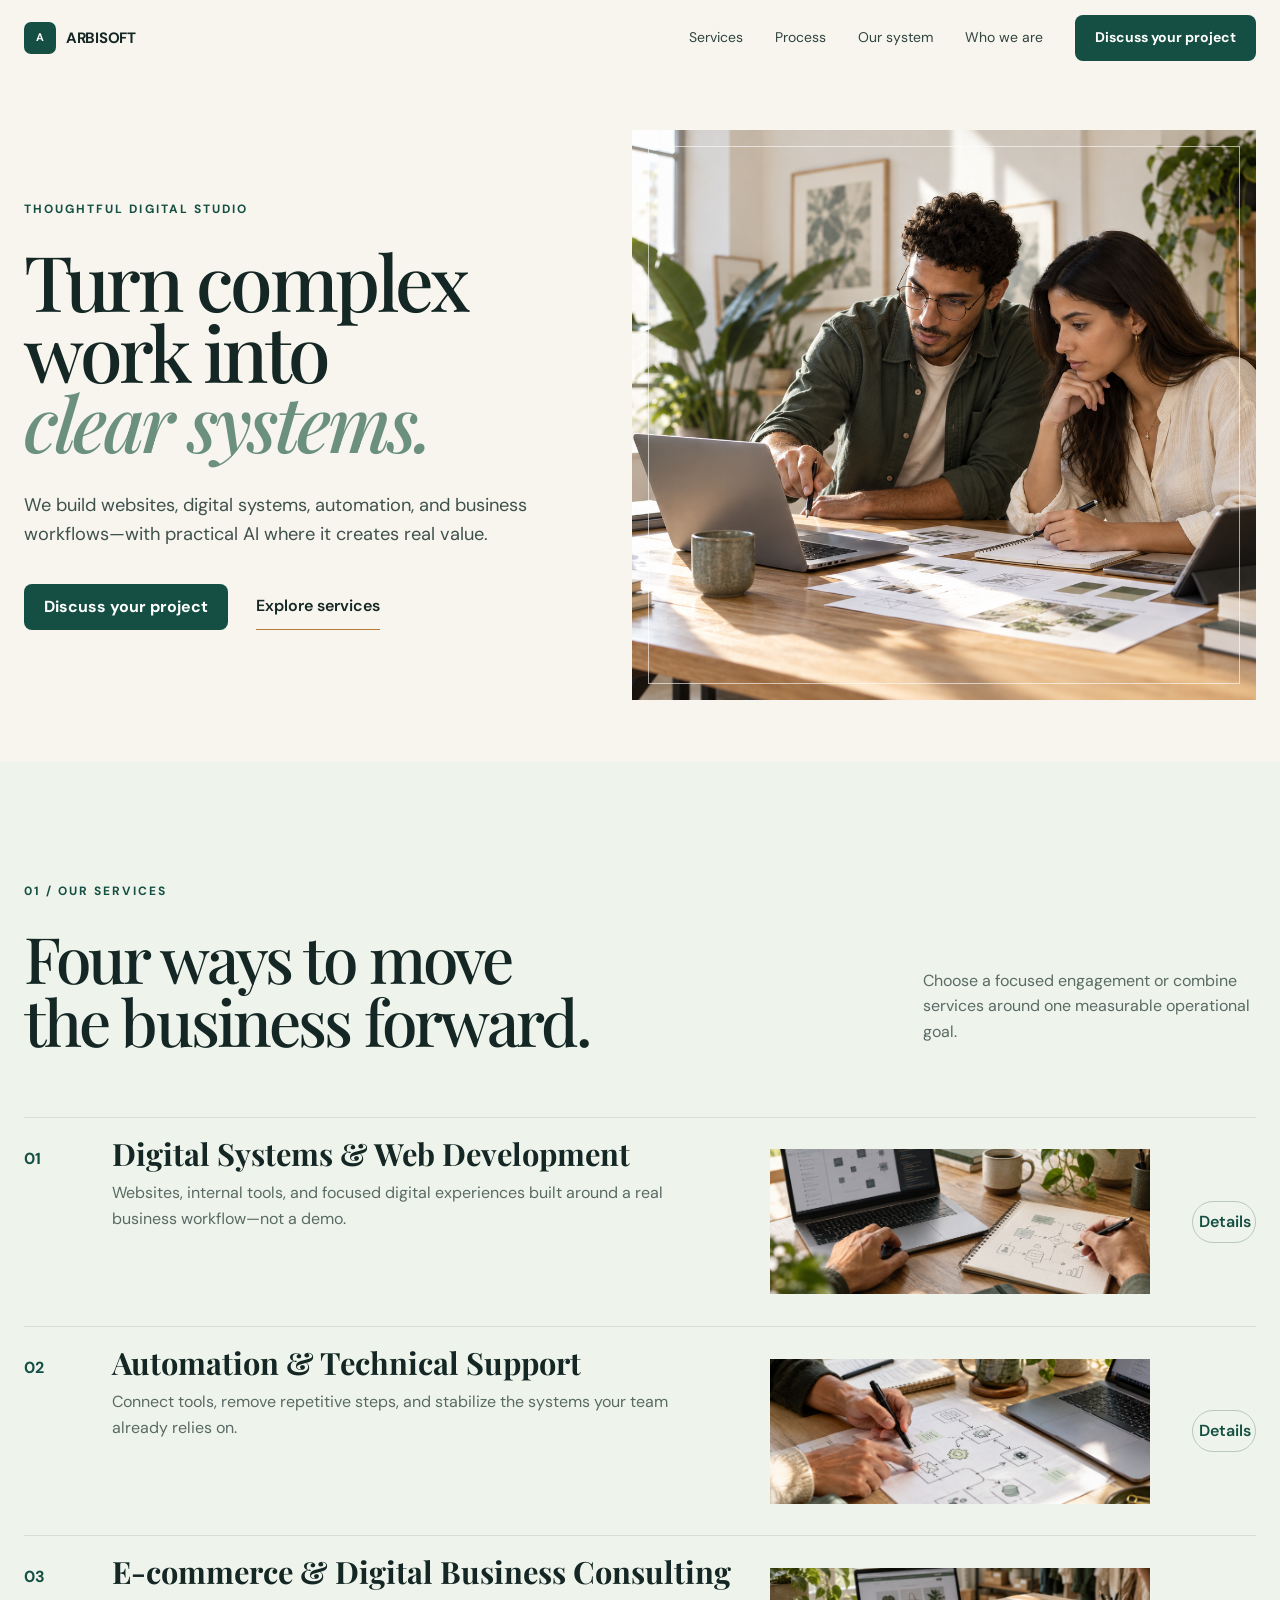
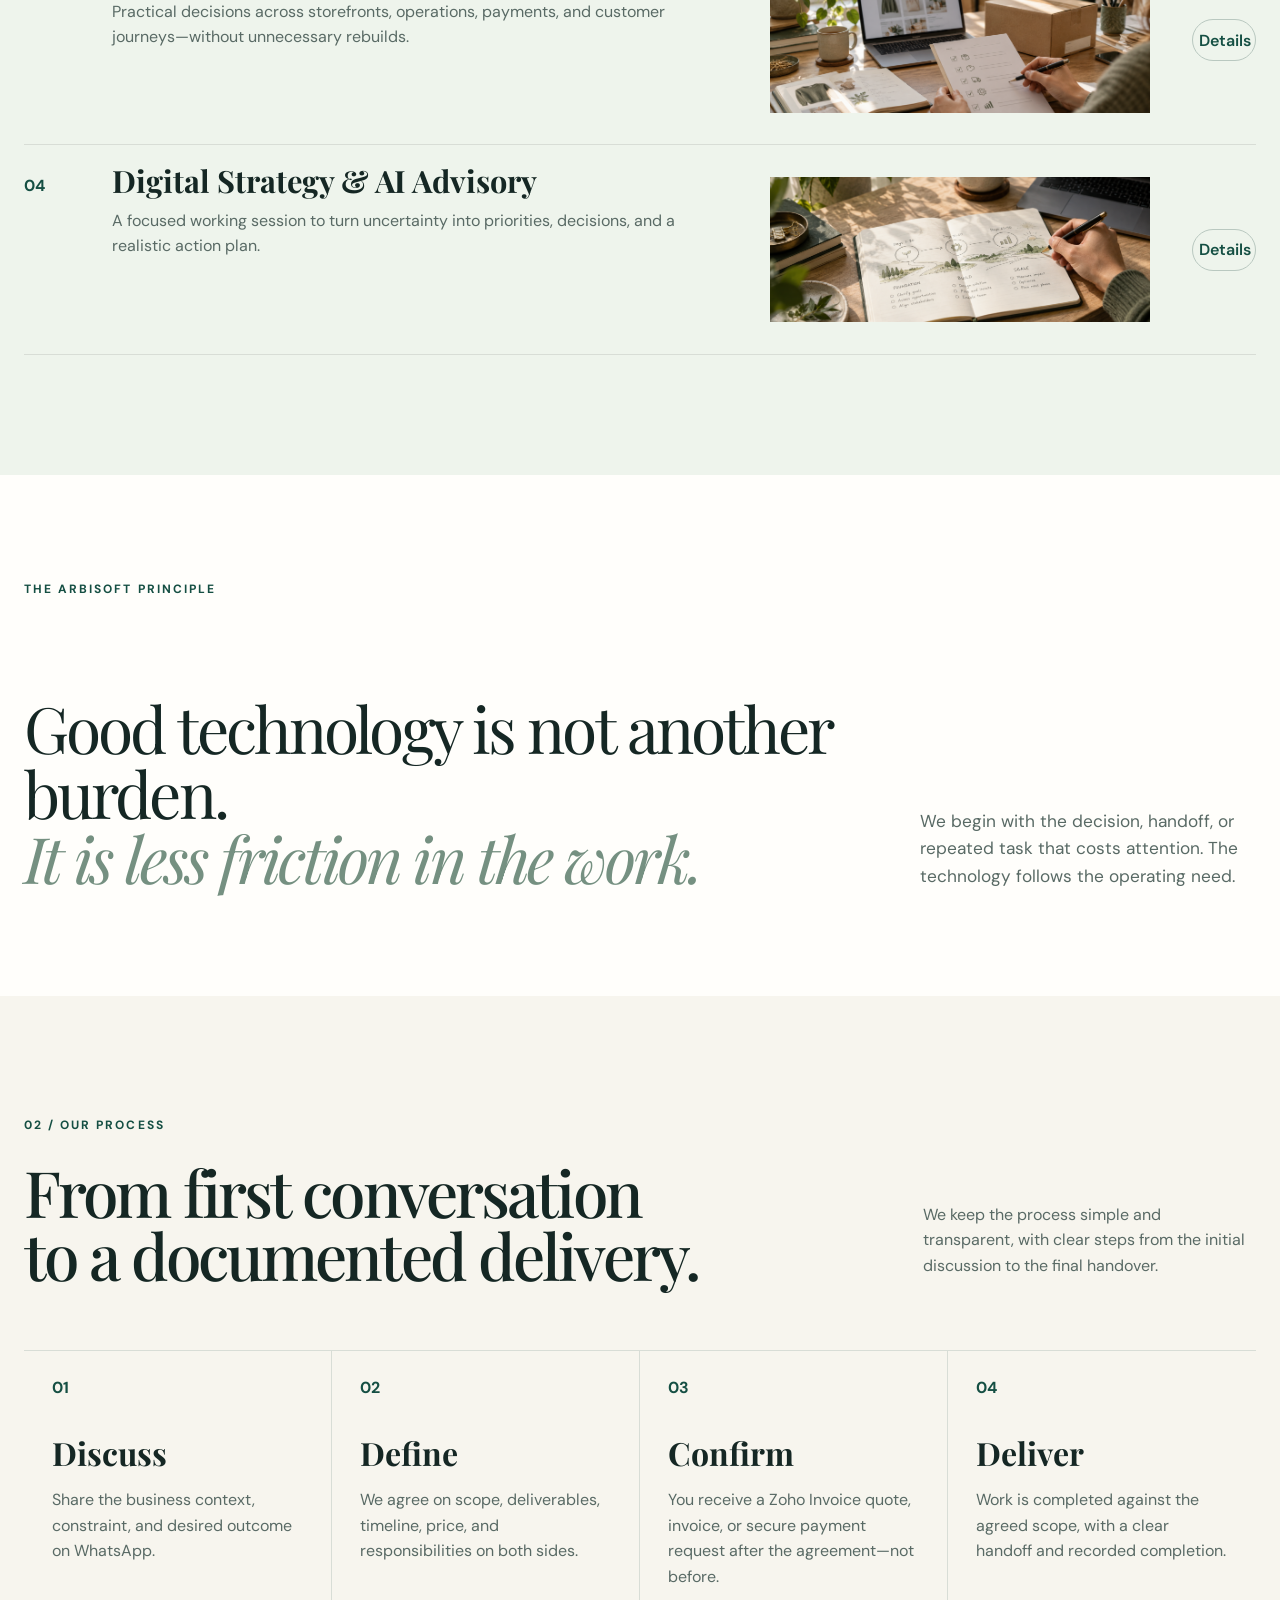
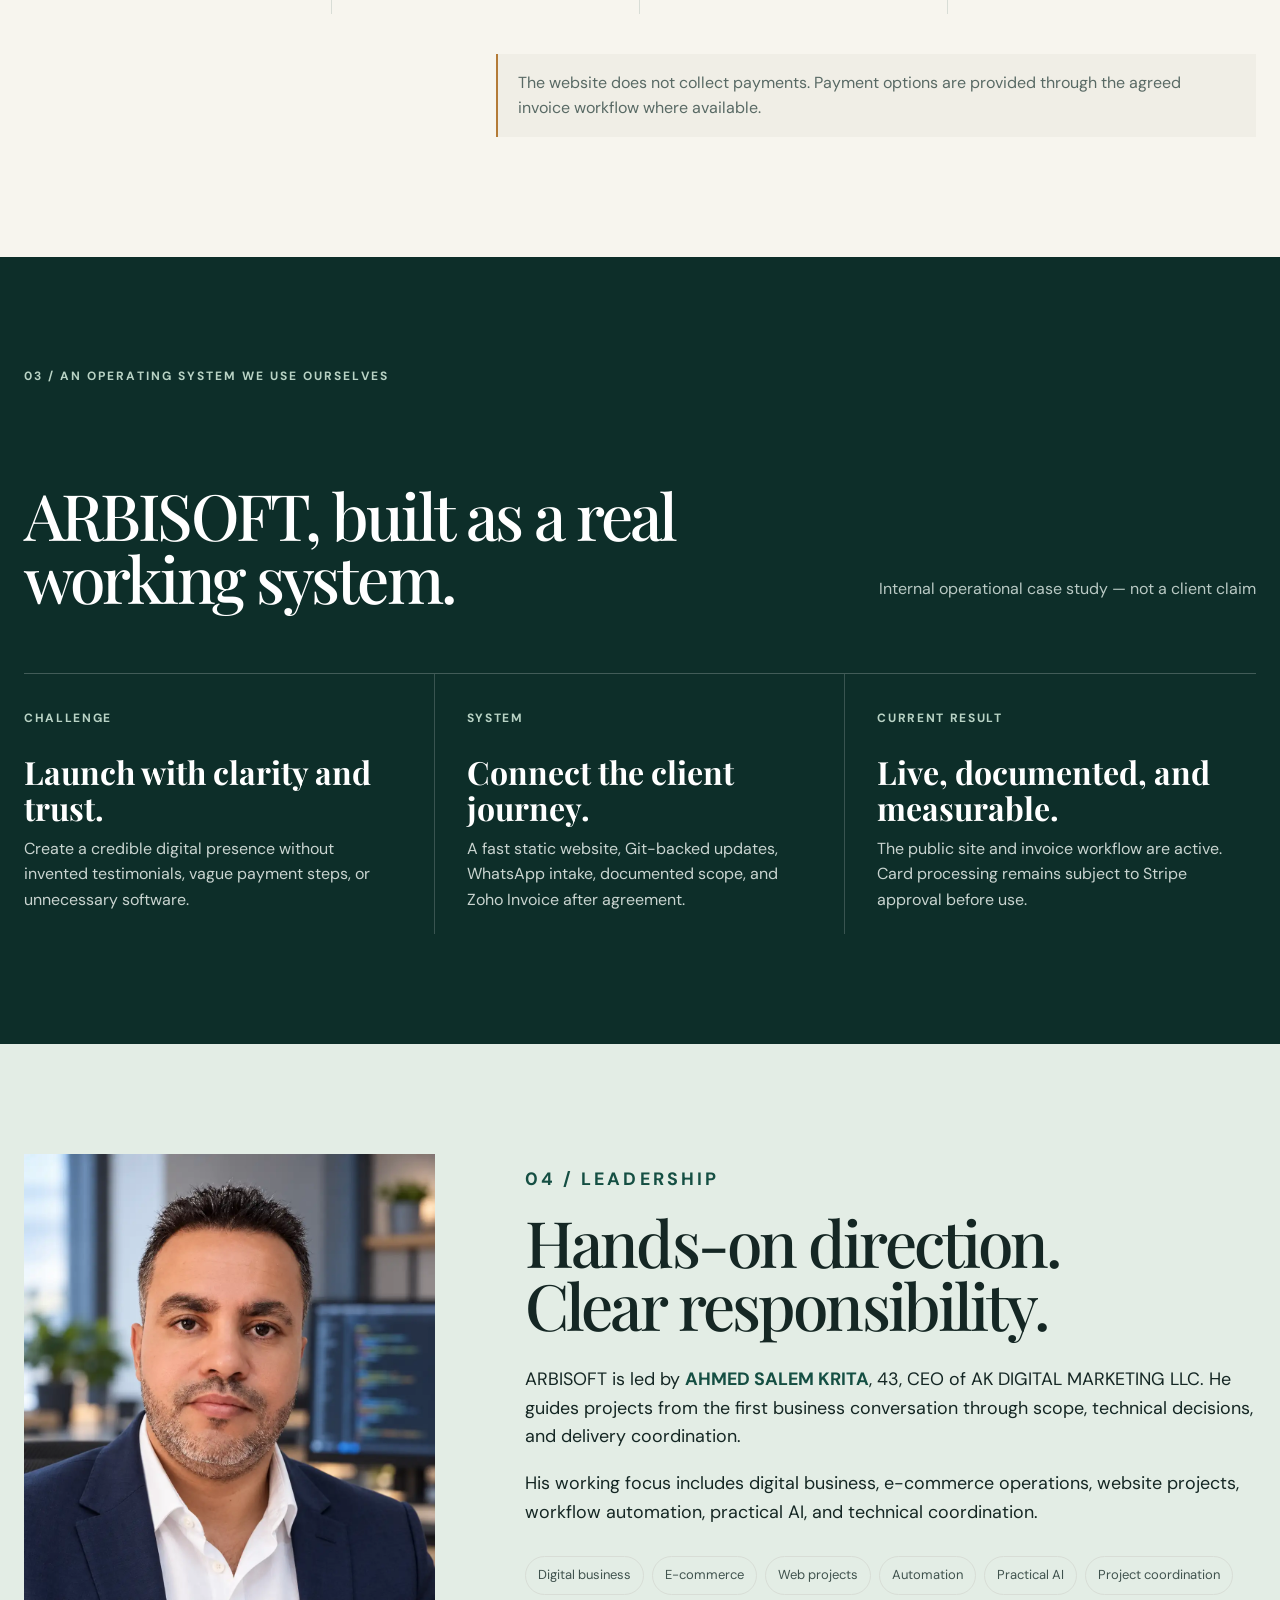
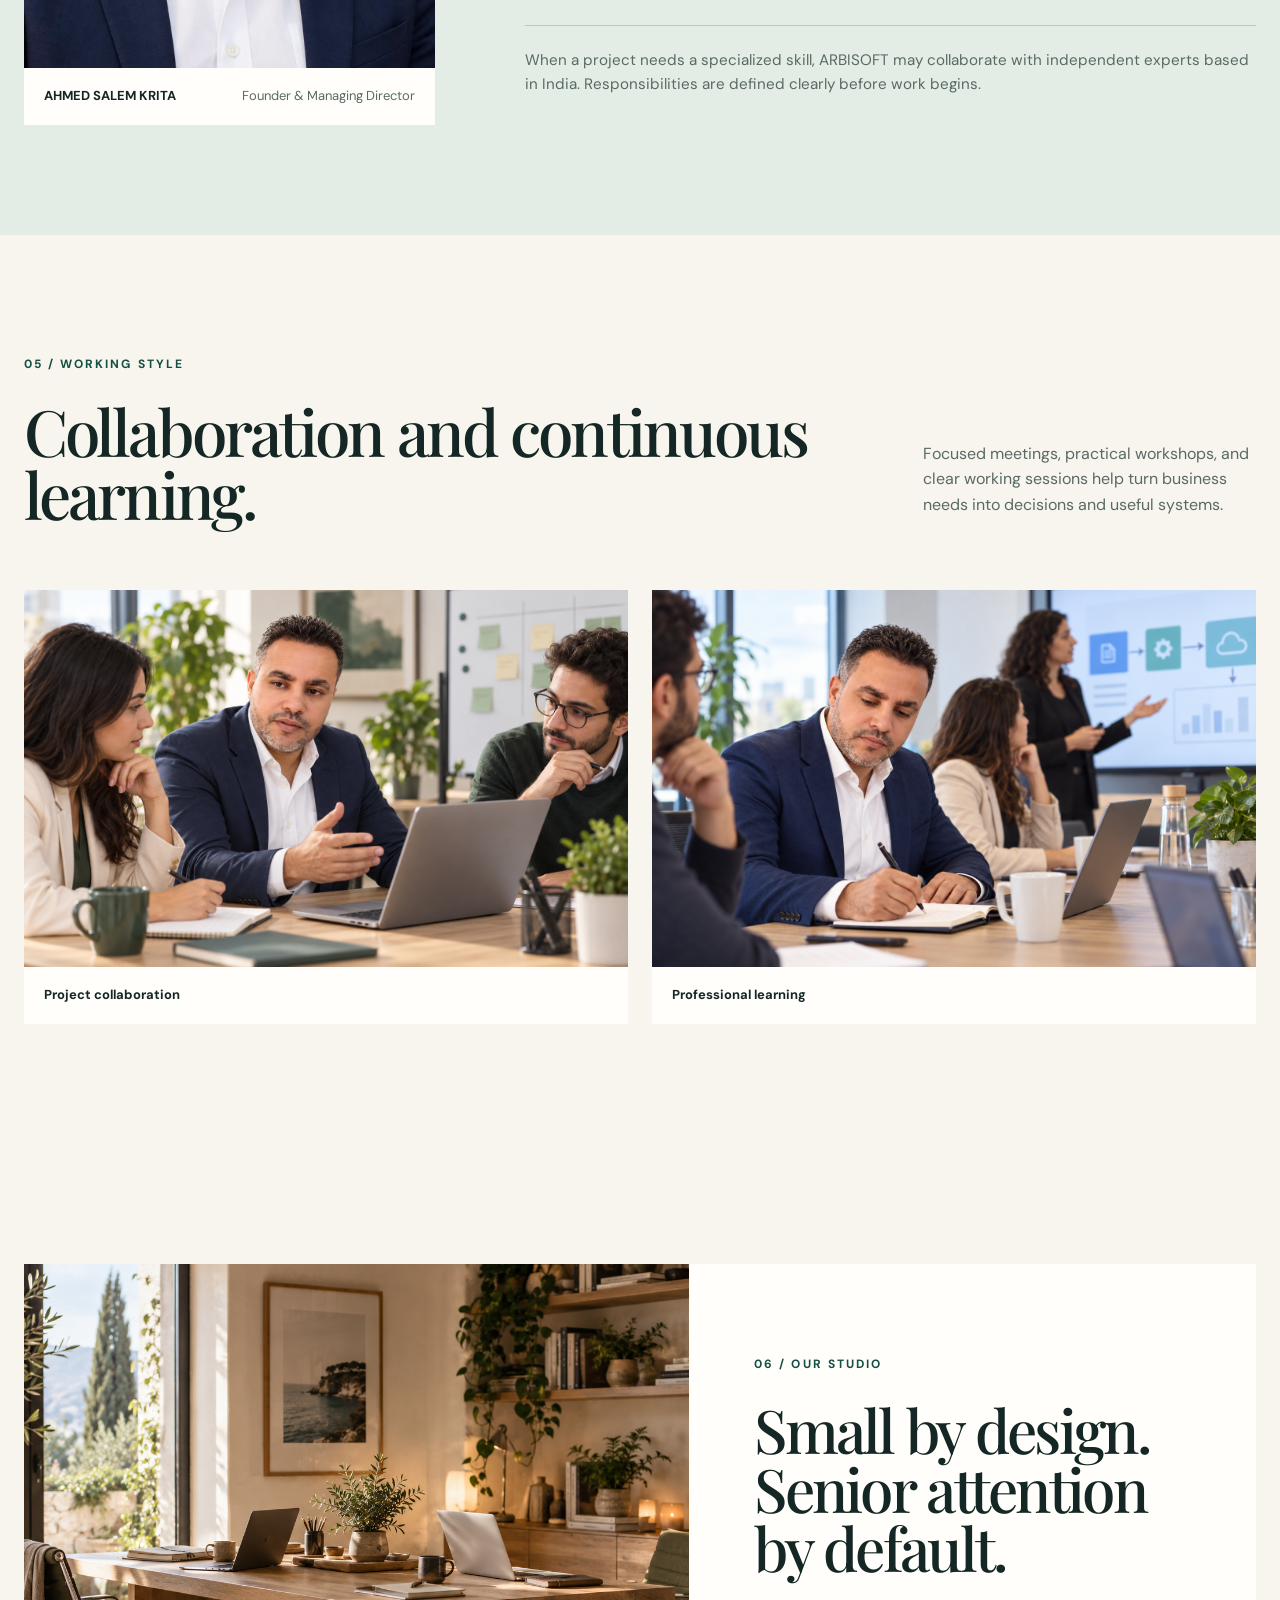
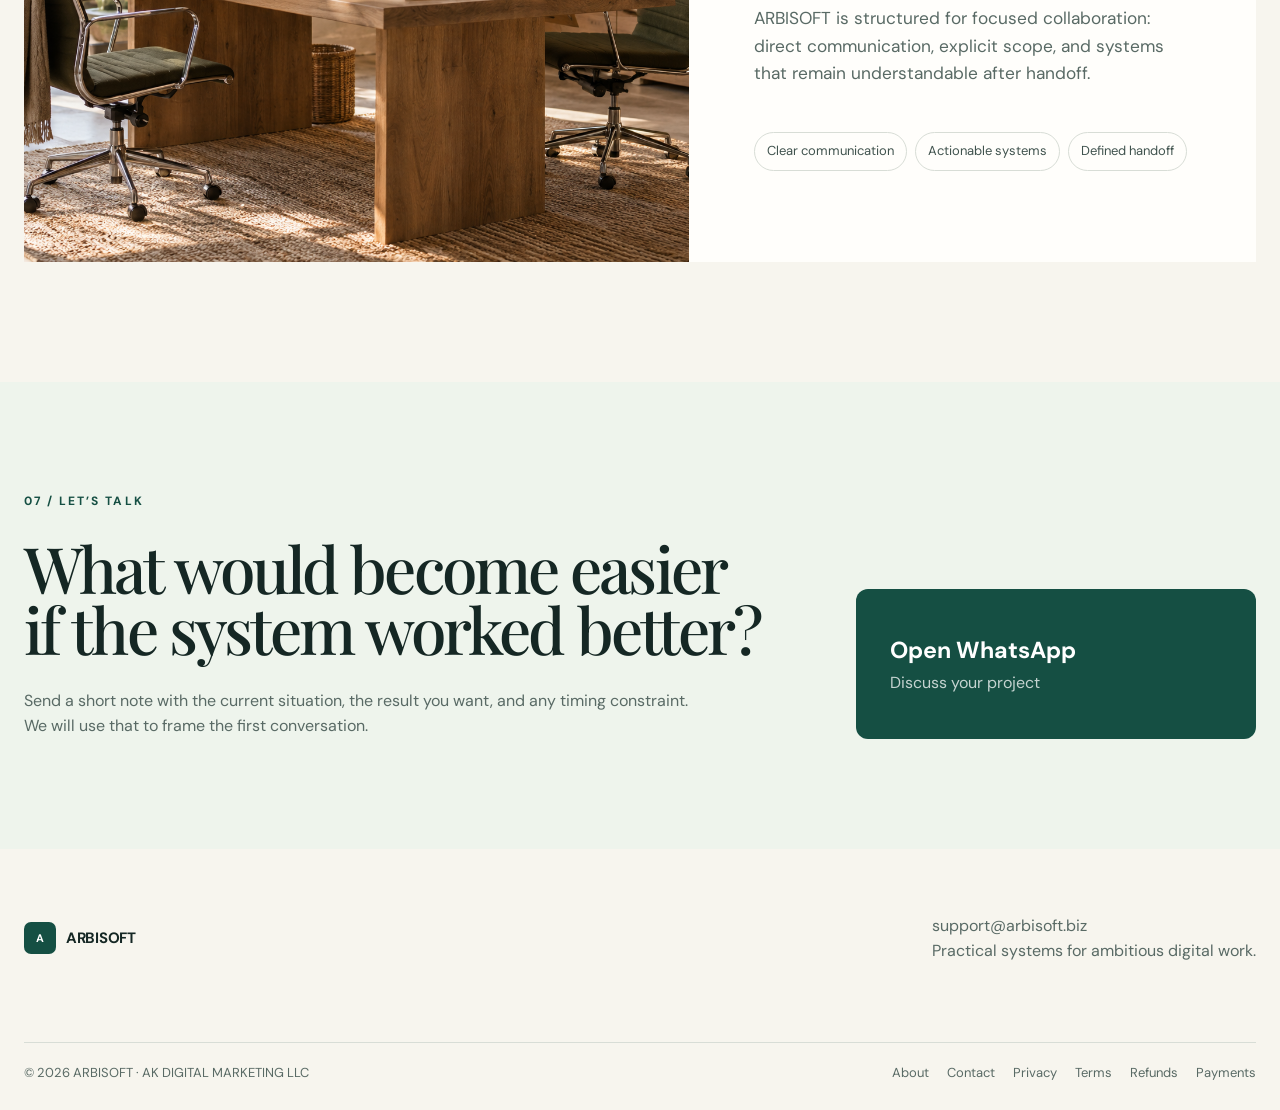
<file: index.html>
<!doctype html>
<html lang="en">
<head>
  <meta charset="utf-8">
  <meta name="viewport" content="width=device-width,initial-scale=1">
  <meta name="theme-color" content="#f7f5ee">
  <meta name="description" content="ARBISOFT builds clear digital systems, automation, websites, e-commerce operations, and practical AI solutions for growing businesses.">
  <link rel="canonical" href="https://arbisoft.biz/">
  <meta property="og:type" content="website">
  <meta property="og:site_name" content="ARBISOFT">
  <meta property="og:title" content="ARBISOFT — Digital Systems & Business Solutions">
  <meta property="og:description" content="Clear digital systems, automation, websites, e-commerce operations, and practical AI solutions.">
  <meta property="og:url" content="https://arbisoft.biz/">
  <meta property="og:image" content="https://arbisoft.biz/assets/arbisoft-invoice-logo.png">
  <meta name="twitter:card" content="summary_large_image">
  <title>ARBISOFT — Digital Systems & Business Solutions</title>
  <link rel="preconnect" href="https://fonts.googleapis.com">
  <link rel="preconnect" href="https://fonts.gstatic.com" crossorigin>
  <link href="https://fonts.googleapis.com/css2?family=DM+Sans:wght@400;500;600;700&family=Playfair+Display:ital,wght@0,500;1,500&display=swap" rel="stylesheet">
  <link rel="icon" type="image/svg+xml" href="data:image/svg+xml,%3Csvg xmlns='http://www.w3.org/2000/svg' viewBox='0 0 64 64'%3E%3Crect width='64' height='64' rx='14' fill='%23154f43'/%3E%3Ctext x='32' y='41' text-anchor='middle' font-family='Arial' font-size='28' font-weight='700' fill='%23fff'%3EA%3C/text%3E%3C/svg%3E">
  <link rel="stylesheet" href="styles.css">
  <link rel="stylesheet" href="overrides.css">
  <script src="script.js" defer></script>
  <script type="application/ld+json">
  {
    "@context": "https://schema.org",
    "@type": "ProfessionalService",
    "name": "ARBISOFT",
    "legalName": "AK DIGITAL MARKETING LLC",
    "url": "https://arbisoft.biz/",
    "logo": "https://arbisoft.biz/assets/arbisoft-invoice-logo.png",
    "email": "support@arbisoft.biz",
    "description": "Digital systems, automation, websites, e-commerce operations, technical support, and practical AI solutions.",
    "areaServed": "Worldwide",
    "contactPoint": {
      "@type": "ContactPoint",
      "contactType": "sales and support",
      "email": "support@arbisoft.biz",
      "availableLanguage": ["English", "Arabic"]
    }
  }
  </script>
</head>
<body>
  <a class="skip" href="#main">Skip to content</a>
  <header class="site-header" data-header>
    <a class="brand" href="#top" aria-label="ARBISOFT home"><span class="brand-mark">A</span><span>ARBISOFT</span></a>
    <button class="menu-button" type="button" aria-expanded="false" aria-controls="site-nav">Menu</button>
    <nav id="site-nav" class="site-nav" aria-label="Primary navigation">
      <a href="#services">Services</a><a href="#process">Process</a><a href="#work">Our system</a><a href="#team">Who we are</a>
      <a class="nav-cta" data-whatsapp href="https://wa.me/212661487396?text=Hello%20ARBISOFT%2C%20I%27d%20like%20to%20discuss%20a%20project." target="_blank" rel="noopener">Discuss your project</a>
    </nav>
  </header>

  <main id="main">
    <section class="hero" id="top">
      <div class="hero-copy reveal">
        <p class="kicker">Thoughtful digital studio</p>
        <h1>Turn complex<br>work into<br><em>clear systems.</em></h1>
        <p class="hero-lede">We build websites, digital systems, automation, and business workflows—with practical AI where it creates real value.</p>
        <div class="hero-actions"><a class="button button-primary" data-whatsapp href="https://wa.me/212661487396?text=Hello%20ARBISOFT%2C%20I%27d%20like%20to%20discuss%20a%20project." target="_blank" rel="noopener">Discuss your project</a><a class="text-link" href="#services">Explore services</a></div>
      </div>
      <figure class="hero-visual reveal"><img src="assets/collaboration-work-session.png" alt="Two digital specialists actively planning a project together in a bright studio" fetchpriority="high"></figure>
    </section>

    <section class="section services" id="services">
      <div class="section-intro reveal"><div><p class="kicker">01 / Our services</p><h2>Four ways to move<br>the business forward.</h2></div><p>Choose a focused engagement or combine services around one measurable operational goal.</p></div>
      <div class="service-list">
        <article class="service reveal"><span class="service-num">01</span><div class="service-copy"><h3>Digital Systems &amp; Web Development</h3><p>Websites, internal tools, and focused digital experiences built around a real business workflow—not a demo.</p><ul><li>Website and system discovery</li><li>Prototype to production plan</li><li>AI-enabled features where useful</li></ul></div><img src="assets/service-ai-development.png" alt="A digital system workflow being planned beside a laptop" loading="lazy" decoding="async"><button class="service-toggle" aria-expanded="false" aria-label="Show details for Digital Systems and Web Development"><span>Details</span></button></article>
        <article class="service reveal"><span class="service-num">02</span><div class="service-copy"><h3>Automation &amp; Technical Support</h3><p>Connect tools, remove repetitive steps, and stabilize the systems your team already relies on.</p><ul><li>Process automation</li><li>Tool integration</li><li>Technical troubleshooting</li></ul></div><img src="assets/service-automation.png" alt="A hands-on automation workflow planning session" loading="lazy" decoding="async"><button class="service-toggle" aria-expanded="false" aria-label="Show details for Automation and Technical Support"><span>Details</span></button></article>
        <article class="service reveal"><span class="service-num">03</span><div class="service-copy"><h3>E-commerce &amp; Digital Business Consulting</h3><p>Practical decisions across storefronts, operations, payments, and customer journeys—without unnecessary rebuilds.</p><ul><li>Commerce systems review</li><li>Operational improvement</li><li>Platform and workflow guidance</li></ul></div><img src="assets/service-ecommerce.png" alt="An e-commerce operations review in progress" loading="lazy" decoding="async"><button class="service-toggle" aria-expanded="false" aria-label="Show details for E-commerce consulting"><span>Details</span></button></article>
        <article class="service reveal"><span class="service-num">04</span><div class="service-copy"><h3>Digital Strategy &amp; AI Advisory</h3><p>A focused working session to turn uncertainty into priorities, decisions, and a realistic action plan.</p><ul><li>Opportunity mapping</li><li>Technical decision support</li><li>90-day action plan</li></ul></div><img src="assets/service-strategy.png" alt="A clear 90-day digital strategy roadmap being developed" loading="lazy" decoding="async"><button class="service-toggle" aria-expanded="false" aria-label="Show details for Digital Strategy and AI Advisory"><span>Details</span></button></article>
      </div>
    </section>

    <section class="principle"><div class="principle-inner reveal"><p class="kicker">The ARBISOFT principle</p><blockquote>Good technology is not another burden.<br><em>It is less friction in the work.</em></blockquote><p>We begin with the decision, handoff, or repeated task that costs attention. The technology follows the operating need.</p></div></section>

    <section class="section process" id="process">
      <div class="section-intro reveal"><div><p class="kicker">02 / Our process</p><h2>From first conversation<br>to a documented delivery.</h2></div><p>We keep the process simple and transparent, with clear steps from the initial discussion to the final handover.</p></div>
      <ol class="process-list"><li class="reveal"><span>01</span><h3>Discuss</h3><p>Share the business context, constraint, and desired outcome on WhatsApp.</p></li><li class="reveal"><span>02</span><h3>Define</h3><p>We agree on scope, deliverables, timeline, price, and responsibilities on both sides.</p></li><li class="reveal"><span>03</span><h3>Confirm</h3><p>You receive a Zoho Invoice quote, invoice, or secure payment request after the agreement—not before.</p></li><li class="reveal"><span>04</span><h3>Deliver</h3><p>Work is completed against the agreed scope, with a clear handoff and recorded completion.</p></li></ol>
      <p class="payment-note reveal">The website does not collect payments. Payment options are provided through the agreed invoice workflow where available.</p>
    </section>

    <section class="case-study" id="work">
      <div class="case-study-inner reveal">
        <div class="case-study-heading"><p class="kicker">03 / An operating system we use ourselves</p><h2>ARBISOFT, built as a real working system.</h2><p class="case-study-label">Internal operational case study — not a client claim</p></div>
        <div class="case-study-grid">
          <article><span>Challenge</span><h3>Launch with clarity and trust.</h3><p>Create a credible digital presence without invented testimonials, vague payment steps, or unnecessary software.</p></article>
          <article><span>System</span><h3>Connect the client journey.</h3><p>A fast static website, Git-backed updates, WhatsApp intake, documented scope, and Zoho Invoice after agreement.</p></article>
          <article><span>Current result</span><h3>Live, documented, and measurable.</h3><p>The public site and invoice workflow are active. Card processing remains subject to Stripe approval before use.</p></article>
        </div>
      </div>
    </section>

    <section class="team" id="team"><div class="director-profile reveal"><figure class="director-portrait"><img src="assets/ahmed-salem-krita-director.webp" alt="Ahmed Salem Krita, founder and managing director of ARBISOFT" loading="lazy" decoding="async"><figcaption><strong>AHMED SALEM KRITA</strong><span>Founder &amp; Managing Director</span></figcaption></figure><div class="team-copy"><p class="kicker">04 / Leadership</p><h2>Hands-on direction.<br>Clear responsibility.</h2><p>ARBISOFT is led by <strong>AHMED SALEM KRITA</strong>, 43, CEO of AK DIGITAL MARKETING LLC. He guides projects from the first business conversation through scope, technical decisions, and delivery coordination.</p><p>His working focus includes digital business, e-commerce operations, website projects, workflow automation, practical AI, and technical coordination.</p><div class="values director-skills"><span>Digital business</span><span>E-commerce</span><span>Web projects</span><span>Automation</span><span>Practical AI</span><span>Project coordination</span></div><p class="team-note">When a project needs a specialized skill, ARBISOFT may collaborate with independent experts based in India. Responsibilities are defined clearly before work begins.</p></div></div></section>

    <section class="activity section" aria-labelledby="working-style-title"><div class="section-intro"><div><p class="kicker">05 / Working style</p><h2 id="working-style-title">Collaboration and continuous learning.</h2></div><p>Focused meetings, practical workshops, and clear working sessions help turn business needs into decisions and useful systems.</p></div><div class="activity-grid"><figure class="reveal"><img src="assets/director-project-meeting.png" alt="Ahmed in a visual representation of a focused digital project meeting" loading="lazy" decoding="async"><figcaption><strong>Project collaboration</strong></figcaption></figure><figure class="reveal"><img src="assets/director-workshop.png" alt="Ahmed in a visual representation of a professional digital workshop" loading="lazy" decoding="async"><figcaption><strong>Professional learning</strong></figcaption></figure></div></section>

    <section class="studio" id="studio"><figure class="studio-visual reveal"><img src="assets/studio-workspace.png" alt="A bright, small two-person digital studio workspace" loading="lazy" decoding="async"></figure><div class="studio-copy reveal"><p class="kicker">06 / Our studio</p><h2>Small by design.<br>Senior attention by default.</h2><p>ARBISOFT is structured for focused collaboration: direct communication, explicit scope, and systems that remain understandable after handoff.</p><div class="values"><span>Clear communication</span><span>Actionable systems</span><span>Defined handoff</span></div></div></section>

    <section class="contact" id="contact"><div class="contact-copy reveal"><p class="kicker">07 / Let’s talk</p><h2>What would become easier if the system worked better?</h2><p>Send a short note with the current situation, the result you want, and any timing constraint. We will use that to frame the first conversation.</p></div><a class="contact-action reveal" data-whatsapp href="https://wa.me/212661487396?text=Hello%20ARBISOFT.%20Current%20situation%3A%20%0ADesired%20outcome%3A%20%0ATiming%3A%20" target="_blank" rel="noopener"><strong>Open WhatsApp</strong><span>Discuss your project</span></a></section>
  </main>

  <footer><div class="footer-top"><a class="brand" href="#top"><span class="brand-mark">A</span><span>ARBISOFT</span></a><p><a href="mailto:support@arbisoft.biz">support@arbisoft.biz</a><br>Practical systems for ambitious digital work.</p></div><div class="footer-bottom"><span>© <span data-year></span> ARBISOFT · AK DIGITAL MARKETING LLC</span><nav class="footer-links" aria-label="Business information"><a href="about.html">About</a><a href="contact.html">Contact</a><a href="privacy.html">Privacy</a><a href="terms.html">Terms</a><a href="refund-policy.html">Refunds</a><a href="payment-policy.html">Payments</a></nav></div></footer>
</body>
</html>
</file>
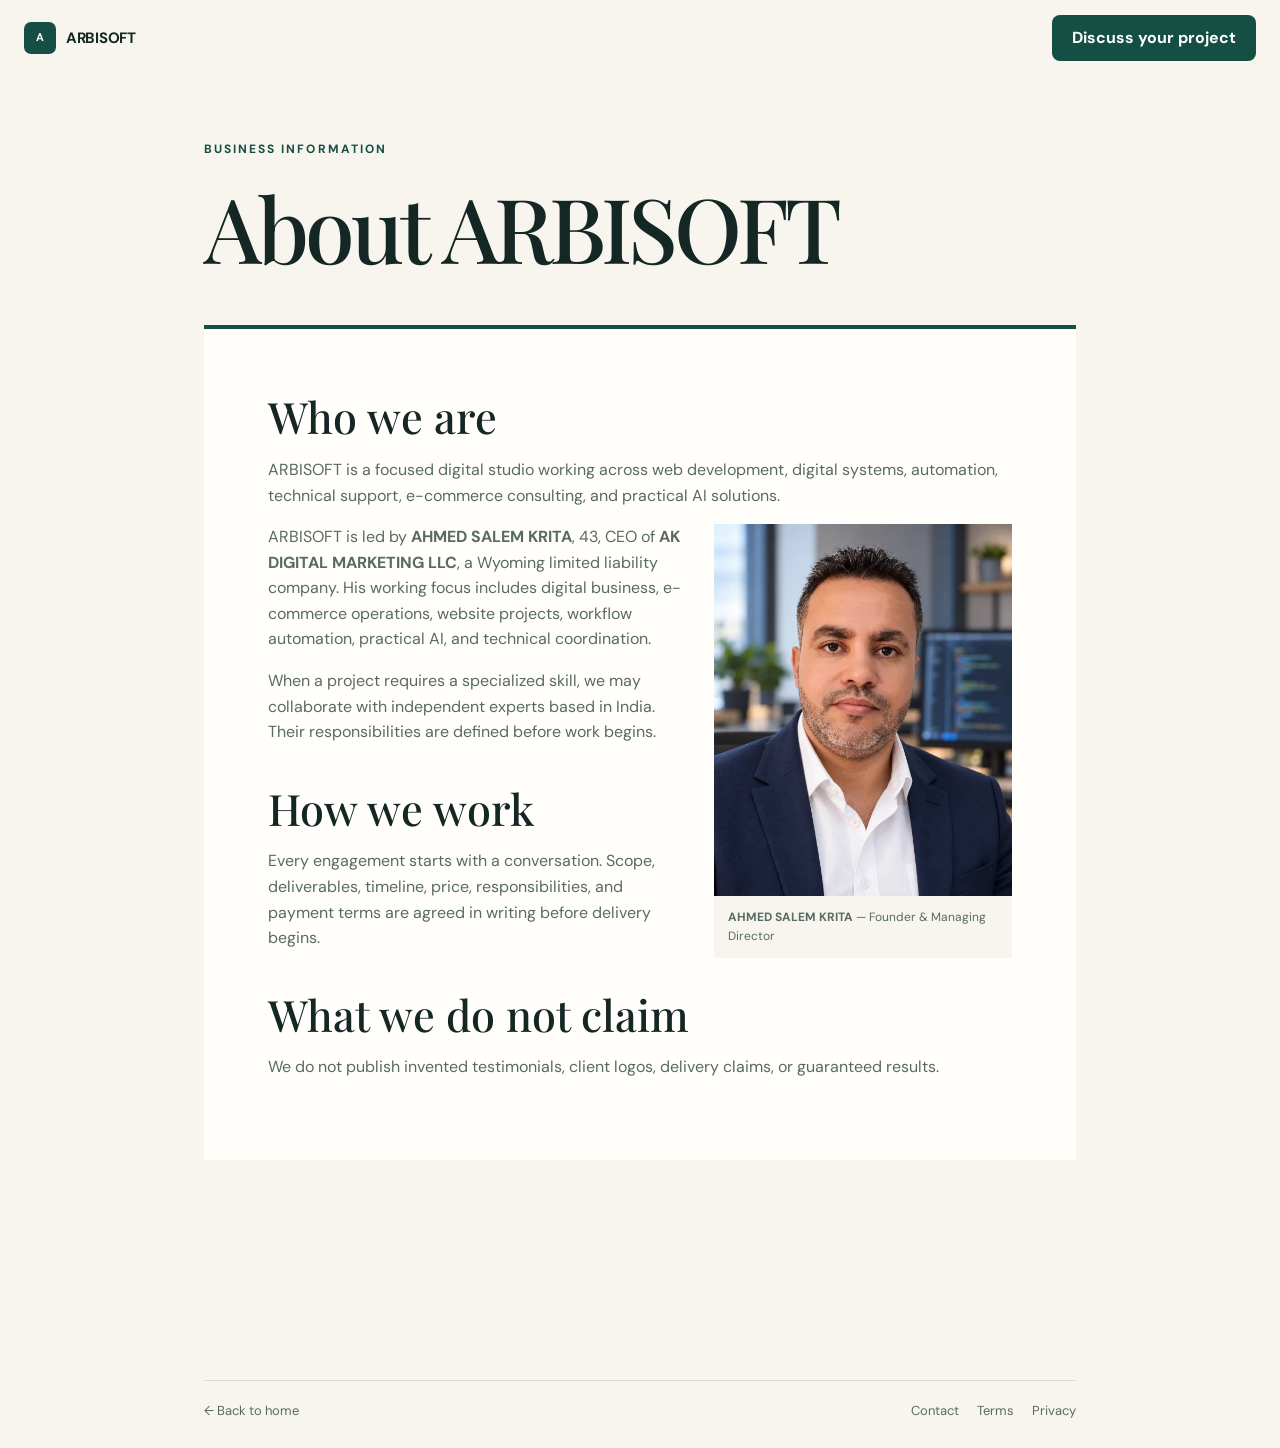
<file: about.html>
<!doctype html>
<html lang="en">
<head>
  <meta charset="utf-8">
  <meta name="viewport" content="width=device-width,initial-scale=1">
  <meta name="theme-color" content="#f7f5ee">
  <title>About — ARBISOFT</title>
  <link rel="canonical" href="https://arbisoft.biz/about.html">
  <meta name="description" content="Meet Ahmed Salem Krita, founder and managing director of ARBISOFT, and learn how the studio delivers digital systems, automation, e-commerce, and practical AI solutions.">
  <link rel="preconnect" href="https://fonts.googleapis.com">
  <link rel="preconnect" href="https://fonts.gstatic.com" crossorigin>
  <link href="https://fonts.googleapis.com/css2?family=DM+Sans:wght@400;500;600;700&family=Playfair+Display:ital,wght@0,500;1,500&display=swap" rel="stylesheet">
  <link rel="stylesheet" href="styles.css">
  <link rel="stylesheet" href="overrides.css">
</head>
<body>
  <header class="site-header">
    <a class="brand" href="index.html"><span class="brand-mark">A</span><span>ARBISOFT</span></a>
    <a class="nav-cta" href="https://wa.me/212661487396?text=Hello%20ARBISOFT%2C%20I%27d%20like%20to%20discuss%20a%20project." target="_blank" rel="noopener">Discuss your project</a>
  </header>
  <main class="info-page">
    <header class="info-header"><p class="kicker">Business information</p><h1>About ARBISOFT</h1></header>
    <div class="info-content">
      <article>
        <h2>Who we are</h2>
        <p>ARBISOFT is a focused digital studio working across web development, digital systems, automation, technical support, e-commerce consulting, and practical AI solutions.</p>
        <figure class="about-director">
          <img src="assets/ahmed-salem-krita-director.webp" alt="Ahmed Salem Krita, founder and managing director of ARBISOFT">
          <figcaption><strong>AHMED SALEM KRITA</strong> — Founder &amp; Managing Director</figcaption>
        </figure>
        <p>ARBISOFT is led by <strong>AHMED SALEM KRITA</strong>, 43, CEO of <strong>AK DIGITAL MARKETING LLC</strong>, a Wyoming limited liability company. His working focus includes digital business, e-commerce operations, website projects, workflow automation, practical AI, and technical coordination.</p>
        <p>When a project requires a specialized skill, we may collaborate with independent experts based in India. Their responsibilities are defined before work begins.</p>
        <h2>How we work</h2>
        <p>Every engagement starts with a conversation. Scope, deliverables, timeline, price, responsibilities, and payment terms are agreed in writing before delivery begins.</p>
        <h2>What we do not claim</h2>
        <p>We do not publish invented testimonials, client logos, delivery claims, or guaranteed results.</p>
      </article>
    </div>
  </main>
  <footer class="simple-footer"><div class="footer-bottom"><a href="index.html">← Back to home</a><nav class="footer-links"><a href="contact.html">Contact</a><a href="terms.html">Terms</a><a href="privacy.html">Privacy</a></nav></div></footer>
</body>
</html>
</file>
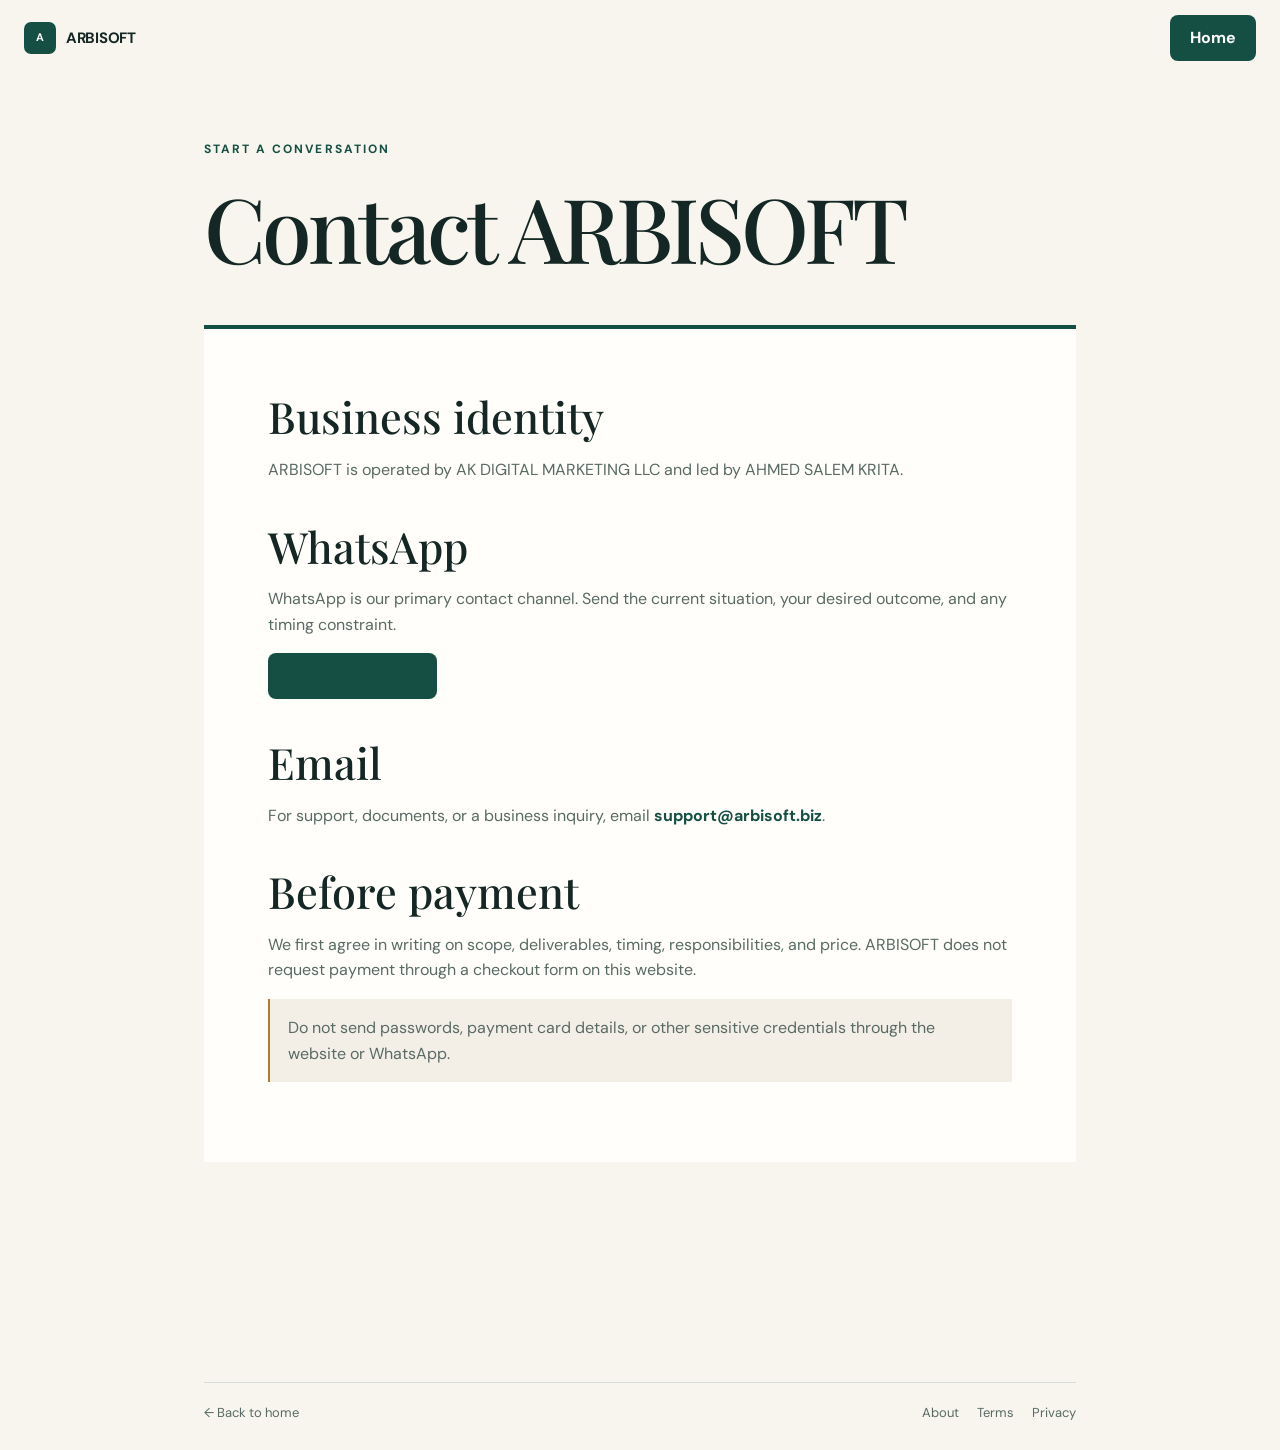
<file: contact.html>
<!doctype html><html lang="en"><head><meta charset="utf-8"><meta name="viewport" content="width=device-width,initial-scale=1"><meta name="theme-color" content="#f7f5ee"><title>Contact — ARBISOFT</title><link rel="canonical" href="https://arbisoft.biz/contact.html"><meta name="description" content="Contact ARBISOFT by WhatsApp or email to discuss a digital systems, automation, web, e-commerce, or business project."><link rel="preconnect" href="https://fonts.googleapis.com"><link rel="preconnect" href="https://fonts.gstatic.com" crossorigin><link href="https://fonts.googleapis.com/css2?family=DM+Sans:wght@400;500;600;700&family=Playfair+Display:ital,wght@0,500;1,500&display=swap" rel="stylesheet"><link rel="stylesheet" href="styles.css"><link rel="stylesheet" href="overrides.css"></head><body><header class="site-header"><a class="brand" href="index.html"><span class="brand-mark">A</span><span>ARBISOFT</span></a><a class="nav-cta" href="index.html">Home</a></header><main class="info-page"><header class="info-header"><p class="kicker">Start a conversation</p><h1>Contact ARBISOFT</h1></header><div class="info-content"><article><h2>Business identity</h2><p>ARBISOFT is operated by AK DIGITAL MARKETING LLC and led by AHMED SALEM KRITA.</p><h2>WhatsApp</h2><p>WhatsApp is our primary contact channel. Send the current situation, your desired outcome, and any timing constraint.</p><p><a class="button button-primary" href="https://wa.me/212661487396?text=Hello%20ARBISOFT.%20Current%20situation%3A%20%0ADesired%20outcome%3A%20%0ATiming%3A%20" target="_blank" rel="noopener">Open WhatsApp</a></p><h2>Email</h2><p>For support, documents, or a business inquiry, email <a href="mailto:support@arbisoft.biz">support@arbisoft.biz</a>.</p><h2>Before payment</h2><p>We first agree in writing on scope, deliverables, timing, responsibilities, and price. ARBISOFT does not request payment through a checkout form on this website.</p><p class="info-note">Do not send passwords, payment card details, or other sensitive credentials through the website or WhatsApp.</p></article></div></main><footer class="simple-footer"><div class="footer-bottom"><a href="index.html">← Back to home</a><nav class="footer-links"><a href="about.html">About</a><a href="terms.html">Terms</a><a href="privacy.html">Privacy</a></nav></div></footer></body></html>
</file>
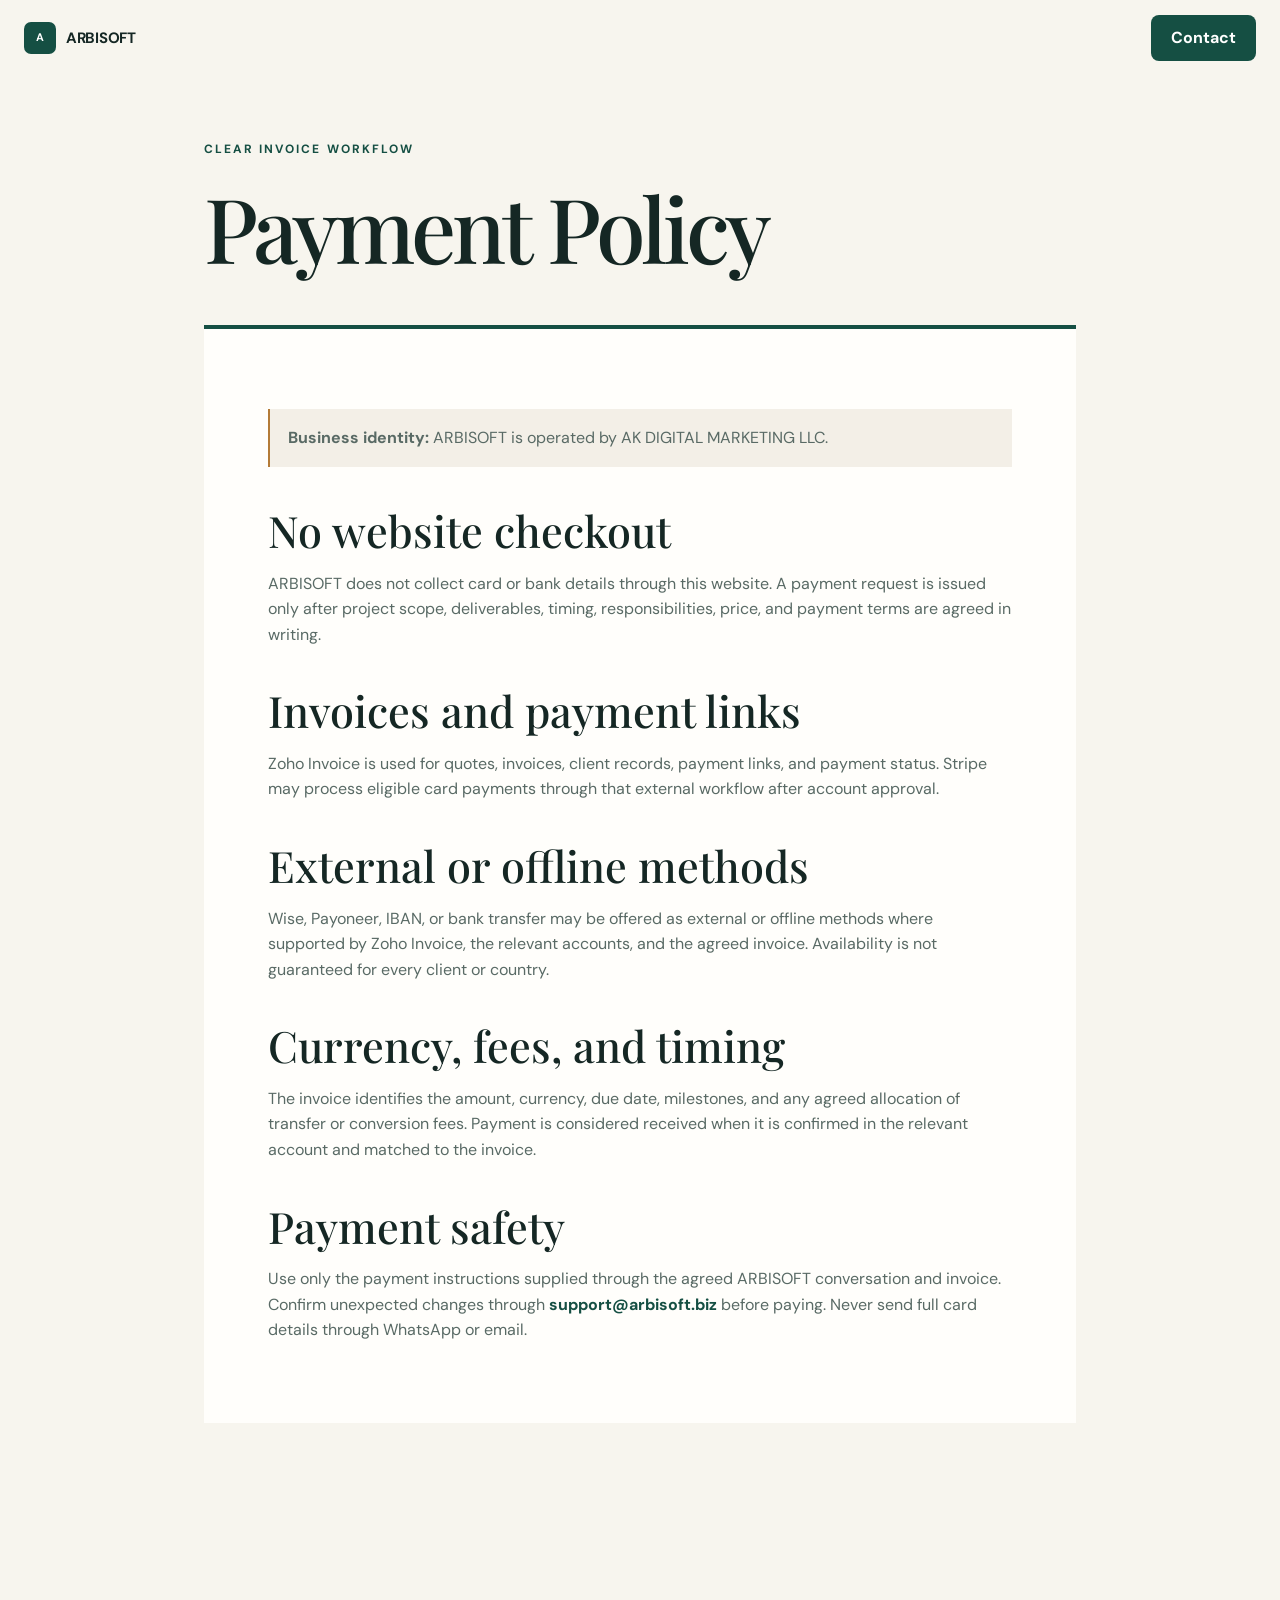
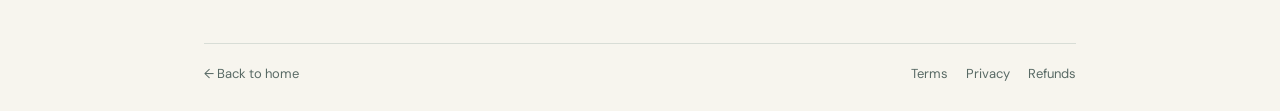
<file: payment-policy.html>
<!doctype html><html lang="en"><head><meta charset="utf-8"><meta name="viewport" content="width=device-width,initial-scale=1"><meta name="theme-color" content="#f7f5ee"><title>Payment Policy — ARBISOFT</title><link rel="canonical" href="https://arbisoft.biz/payment-policy.html"><meta name="description" content="Learn how ARBISOFT uses Zoho Invoice, Stripe where approved, and agreed external payment methods."><link rel="preconnect" href="https://fonts.googleapis.com"><link rel="preconnect" href="https://fonts.gstatic.com" crossorigin><link href="https://fonts.googleapis.com/css2?family=DM+Sans:wght@400;500;600;700&family=Playfair+Display:ital,wght@0,500;1,500&display=swap" rel="stylesheet"><link rel="stylesheet" href="styles.css"><link rel="stylesheet" href="overrides.css"></head><body><header class="site-header"><a class="brand" href="index.html"><span class="brand-mark">A</span><span>ARBISOFT</span></a><a class="nav-cta" href="contact.html">Contact</a></header><main class="info-page"><header class="info-header"><p class="kicker">Clear invoice workflow</p><h1>Payment Policy</h1></header><div class="info-content"><article><p class="info-note"><strong>Business identity:</strong> ARBISOFT is operated by AK DIGITAL MARKETING LLC.</p><h2>No website checkout</h2><p>ARBISOFT does not collect card or bank details through this website. A payment request is issued only after project scope, deliverables, timing, responsibilities, price, and payment terms are agreed in writing.</p><h2>Invoices and payment links</h2><p>Zoho Invoice is used for quotes, invoices, client records, payment links, and payment status. Stripe may process eligible card payments through that external workflow after account approval.</p><h2>External or offline methods</h2><p>Wise, Payoneer, IBAN, or bank transfer may be offered as external or offline methods where supported by Zoho Invoice, the relevant accounts, and the agreed invoice. Availability is not guaranteed for every client or country.</p><h2>Currency, fees, and timing</h2><p>The invoice identifies the amount, currency, due date, milestones, and any agreed allocation of transfer or conversion fees. Payment is considered received when it is confirmed in the relevant account and matched to the invoice.</p><h2>Payment safety</h2><p>Use only the payment instructions supplied through the agreed ARBISOFT conversation and invoice. Confirm unexpected changes through <a href="mailto:support@arbisoft.biz">support@arbisoft.biz</a> before paying. Never send full card details through WhatsApp or email.</p></article></div></main><footer class="simple-footer"><div class="footer-bottom"><a href="index.html">← Back to home</a><nav class="footer-links"><a href="terms.html">Terms</a><a href="privacy.html">Privacy</a><a href="refund-policy.html">Refunds</a></nav></div></footer></body></html>
</file>
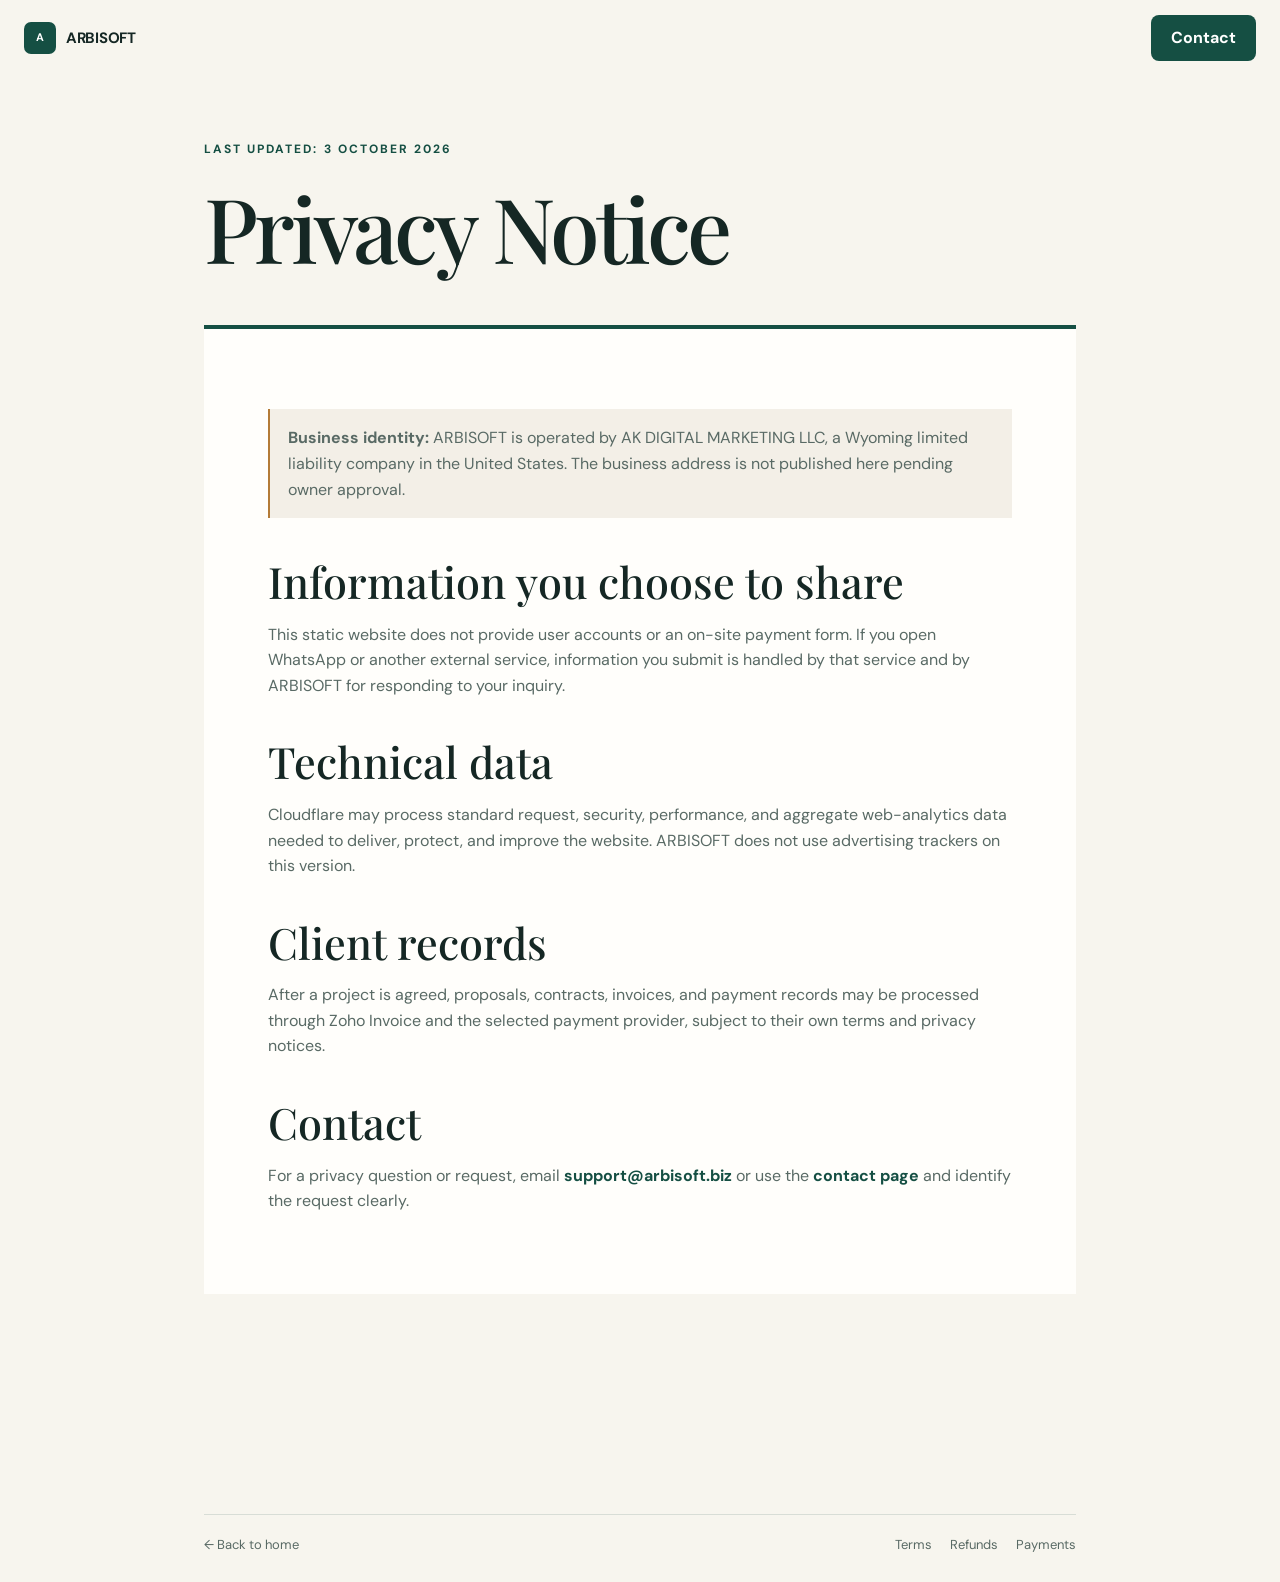
<file: privacy.html>
<!doctype html><html lang="en"><head><meta charset="utf-8"><meta name="viewport" content="width=device-width,initial-scale=1"><meta name="theme-color" content="#f7f5ee"><title>Privacy Notice — ARBISOFT</title><link rel="canonical" href="https://arbisoft.biz/privacy.html"><meta name="description" content="Read the ARBISOFT privacy notice for website inquiries, client records, hosting, and invoice services."><link rel="preconnect" href="https://fonts.googleapis.com"><link rel="preconnect" href="https://fonts.gstatic.com" crossorigin><link href="https://fonts.googleapis.com/css2?family=DM+Sans:wght@400;500;600;700&family=Playfair+Display:ital,wght@0,500;1,500&display=swap" rel="stylesheet"><link rel="stylesheet" href="styles.css"><link rel="stylesheet" href="overrides.css"></head><body><header class="site-header"><a class="brand" href="index.html"><span class="brand-mark">A</span><span>ARBISOFT</span></a><a class="nav-cta" href="contact.html">Contact</a></header><main class="info-page"><header class="info-header"><p class="kicker">Last updated: 3 October 2026</p><h1>Privacy Notice</h1></header><div class="info-content"><article><p class="info-note"><strong>Business identity:</strong> ARBISOFT is operated by AK DIGITAL MARKETING LLC, a Wyoming limited liability company in the United States. The business address is not published here pending owner approval.</p><h2>Information you choose to share</h2><p>This static website does not provide user accounts or an on-site payment form. If you open WhatsApp or another external service, information you submit is handled by that service and by ARBISOFT for responding to your inquiry.</p><h2>Technical data</h2><p>Cloudflare may process standard request, security, performance, and aggregate web-analytics data needed to deliver, protect, and improve the website. ARBISOFT does not use advertising trackers on this version.</p><h2>Client records</h2><p>After a project is agreed, proposals, contracts, invoices, and payment records may be processed through Zoho Invoice and the selected payment provider, subject to their own terms and privacy notices.</p><h2>Contact</h2><p>For a privacy question or request, email <a href="mailto:support@arbisoft.biz">support@arbisoft.biz</a> or use the <a href="contact.html">contact page</a> and identify the request clearly.</p></article></div></main><footer class="simple-footer"><div class="footer-bottom"><a href="index.html">← Back to home</a><nav class="footer-links"><a href="terms.html">Terms</a><a href="refund-policy.html">Refunds</a><a href="payment-policy.html">Payments</a></nav></div></footer></body></html>
</file>
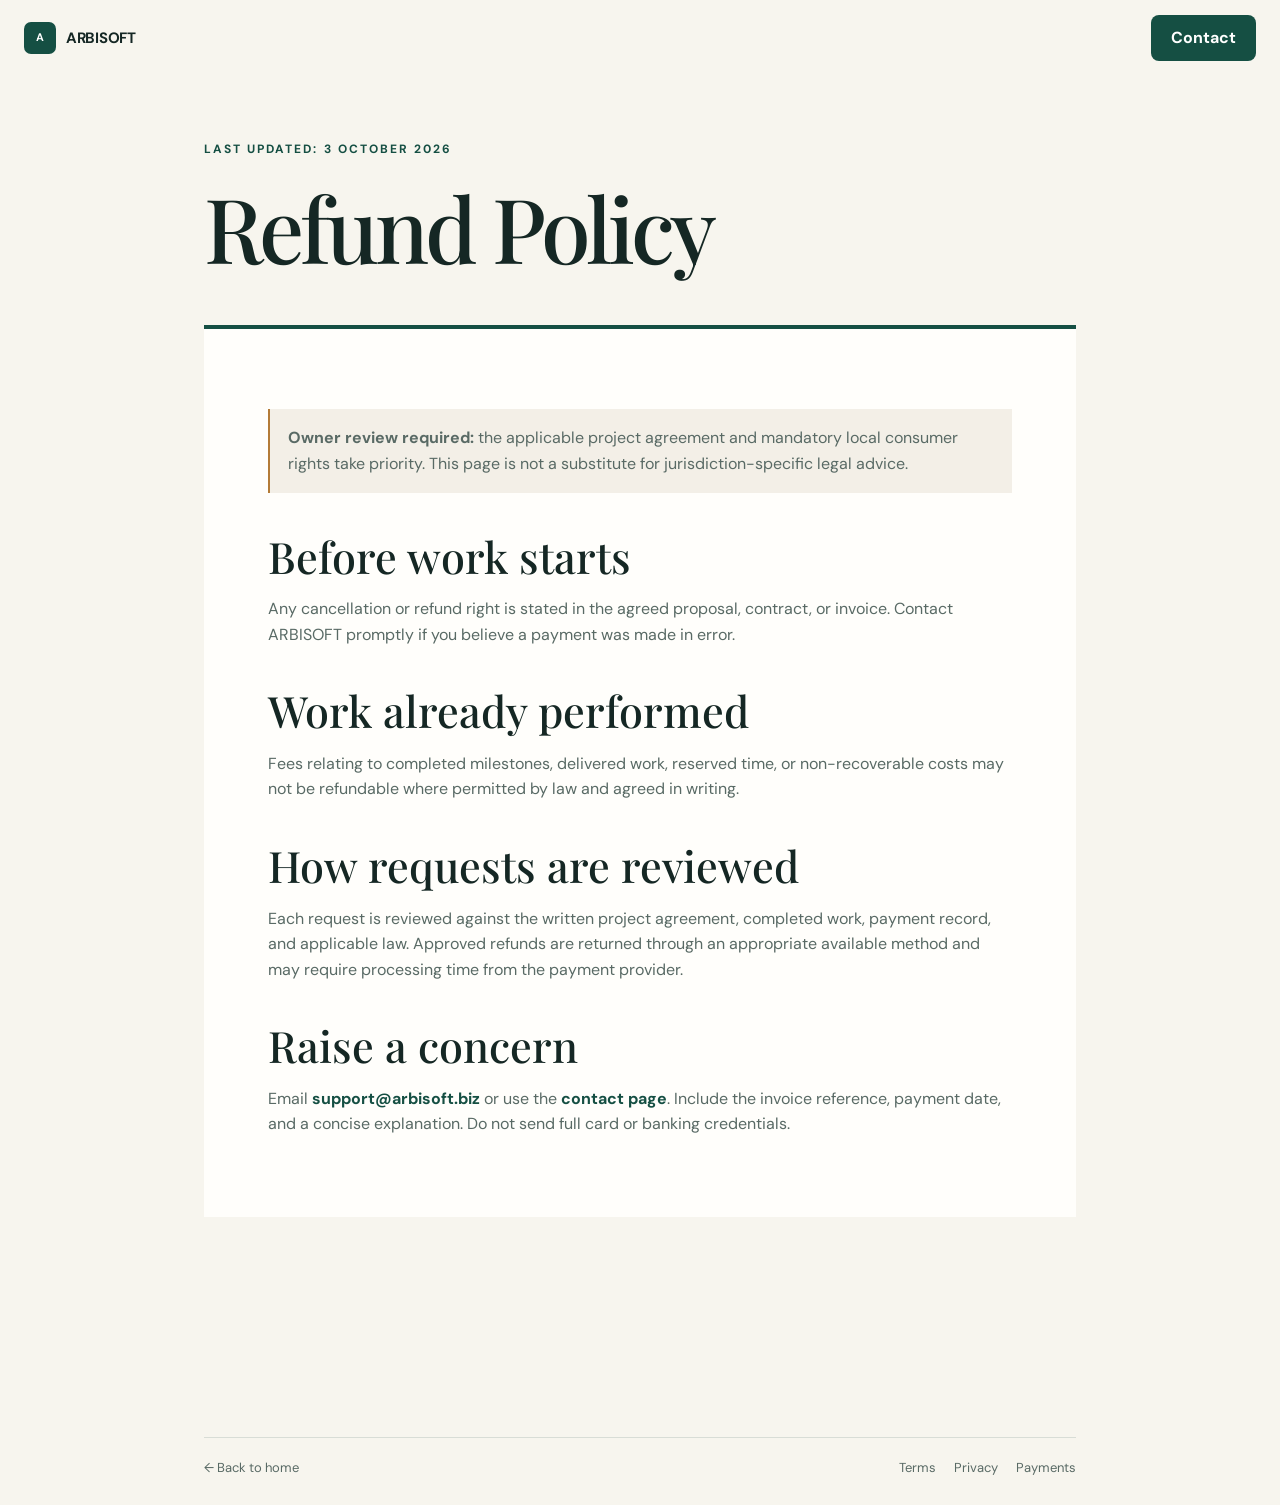
<file: refund-policy.html>
<!doctype html><html lang="en"><head><meta charset="utf-8"><meta name="viewport" content="width=device-width,initial-scale=1"><meta name="theme-color" content="#f7f5ee"><title>Refund Policy — ARBISOFT</title><link rel="canonical" href="https://arbisoft.biz/refund-policy.html"><meta name="description" content="Read the ARBISOFT refund and cancellation policy for agreed projects and invoices."><link rel="preconnect" href="https://fonts.googleapis.com"><link rel="preconnect" href="https://fonts.gstatic.com" crossorigin><link href="https://fonts.googleapis.com/css2?family=DM+Sans:wght@400;500;600;700&family=Playfair+Display:ital,wght@0,500;1,500&display=swap" rel="stylesheet"><link rel="stylesheet" href="styles.css"><link rel="stylesheet" href="overrides.css"></head><body><header class="site-header"><a class="brand" href="index.html"><span class="brand-mark">A</span><span>ARBISOFT</span></a><a class="nav-cta" href="contact.html">Contact</a></header><main class="info-page"><header class="info-header"><p class="kicker">Last updated: 3 October 2026</p><h1>Refund Policy</h1></header><div class="info-content"><article><p class="info-note"><strong>Owner review required:</strong> the applicable project agreement and mandatory local consumer rights take priority. This page is not a substitute for jurisdiction-specific legal advice.</p><h2>Before work starts</h2><p>Any cancellation or refund right is stated in the agreed proposal, contract, or invoice. Contact ARBISOFT promptly if you believe a payment was made in error.</p><h2>Work already performed</h2><p>Fees relating to completed milestones, delivered work, reserved time, or non-recoverable costs may not be refundable where permitted by law and agreed in writing.</p><h2>How requests are reviewed</h2><p>Each request is reviewed against the written project agreement, completed work, payment record, and applicable law. Approved refunds are returned through an appropriate available method and may require processing time from the payment provider.</p><h2>Raise a concern</h2><p>Email <a href="mailto:support@arbisoft.biz">support@arbisoft.biz</a> or use the <a href="contact.html">contact page</a>. Include the invoice reference, payment date, and a concise explanation. Do not send full card or banking credentials.</p></article></div></main><footer class="simple-footer"><div class="footer-bottom"><a href="index.html">← Back to home</a><nav class="footer-links"><a href="terms.html">Terms</a><a href="privacy.html">Privacy</a><a href="payment-policy.html">Payments</a></nav></div></footer></body></html>
</file>
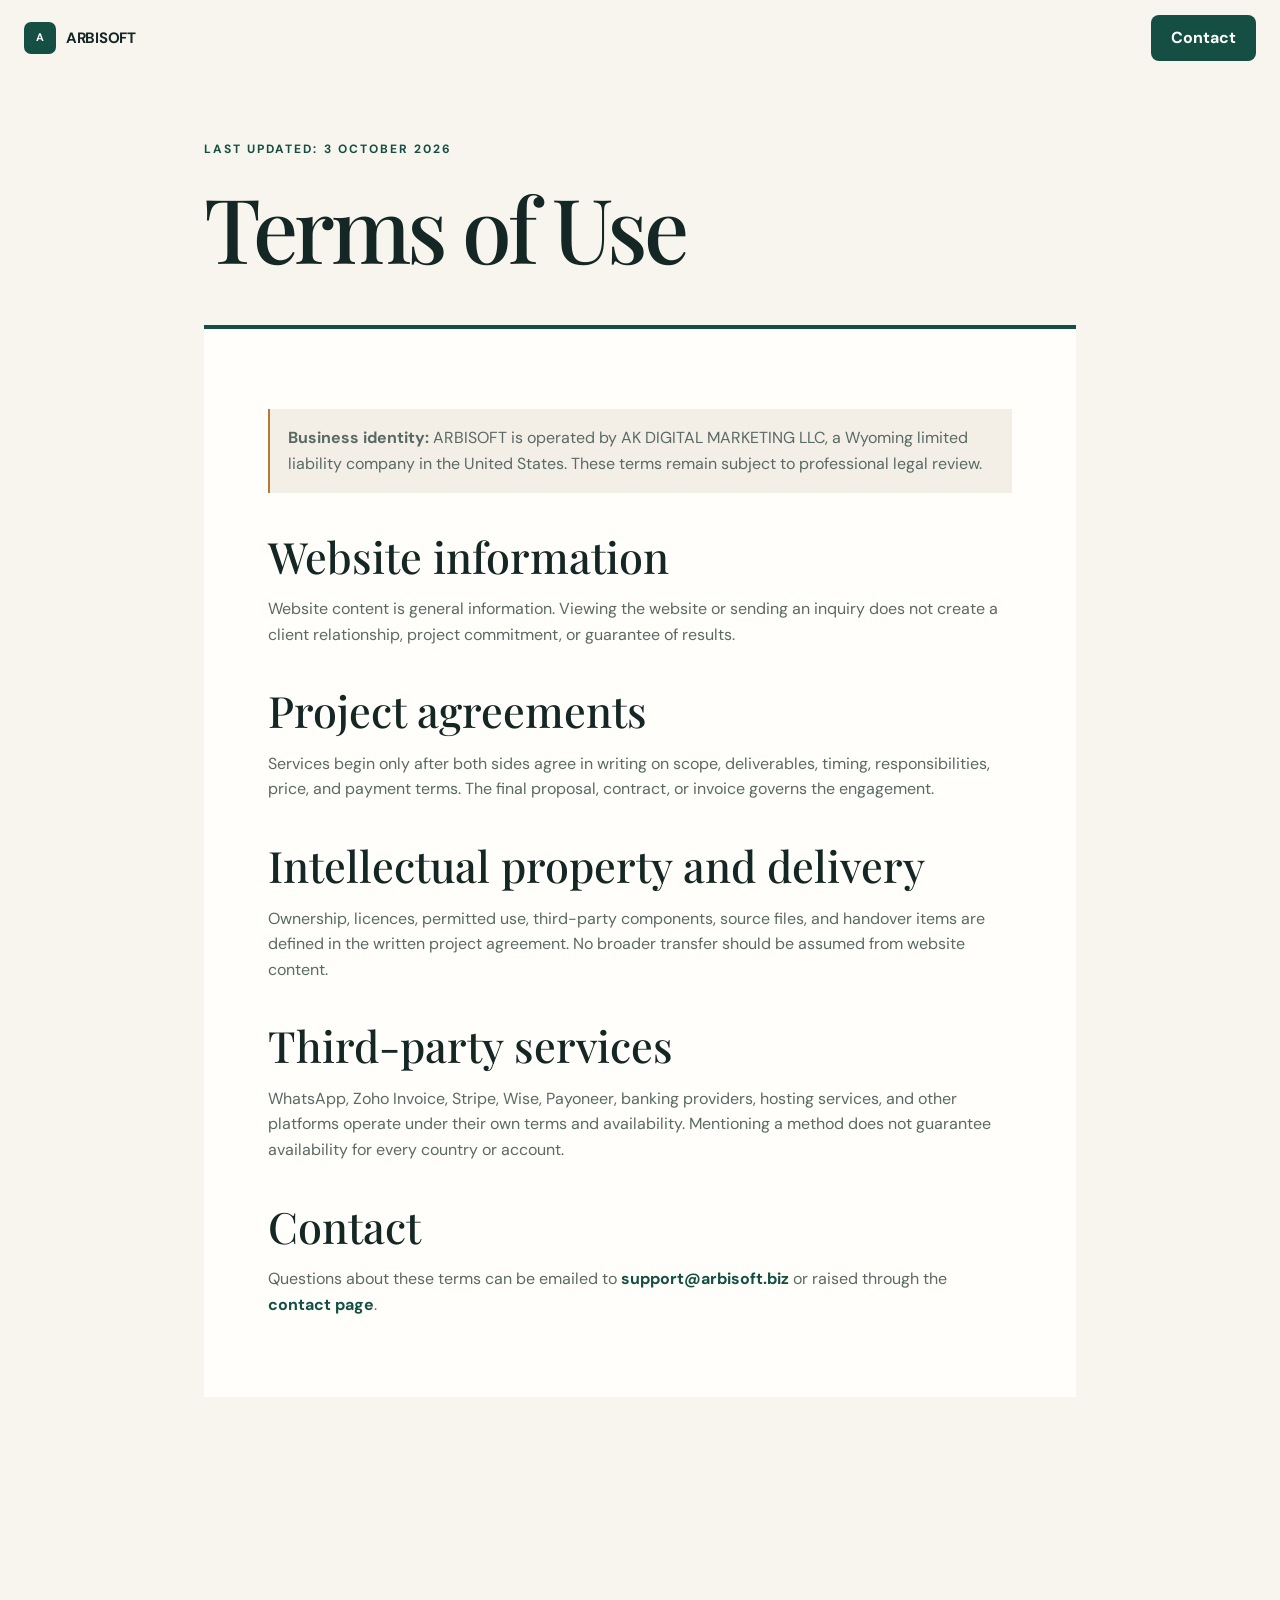
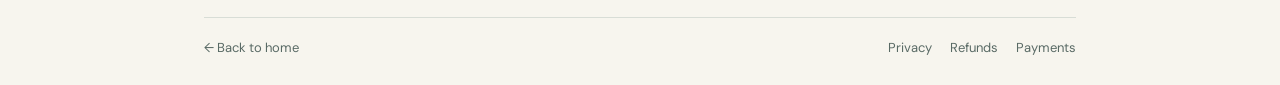
<file: terms.html>
<!doctype html><html lang="en"><head><meta charset="utf-8"><meta name="viewport" content="width=device-width,initial-scale=1"><meta name="theme-color" content="#f7f5ee"><title>Terms of Use — ARBISOFT</title><link rel="canonical" href="https://arbisoft.biz/terms.html"><meta name="description" content="Read the ARBISOFT website and project engagement terms."><link rel="preconnect" href="https://fonts.googleapis.com"><link rel="preconnect" href="https://fonts.gstatic.com" crossorigin><link href="https://fonts.googleapis.com/css2?family=DM+Sans:wght@400;500;600;700&family=Playfair+Display:ital,wght@0,500;1,500&display=swap" rel="stylesheet"><link rel="stylesheet" href="styles.css"><link rel="stylesheet" href="overrides.css"></head><body><header class="site-header"><a class="brand" href="index.html"><span class="brand-mark">A</span><span>ARBISOFT</span></a><a class="nav-cta" href="contact.html">Contact</a></header><main class="info-page"><header class="info-header"><p class="kicker">Last updated: 3 October 2026</p><h1>Terms of Use</h1></header><div class="info-content"><article><p class="info-note"><strong>Business identity:</strong> ARBISOFT is operated by AK DIGITAL MARKETING LLC, a Wyoming limited liability company in the United States. These terms remain subject to professional legal review.</p><h2>Website information</h2><p>Website content is general information. Viewing the website or sending an inquiry does not create a client relationship, project commitment, or guarantee of results.</p><h2>Project agreements</h2><p>Services begin only after both sides agree in writing on scope, deliverables, timing, responsibilities, price, and payment terms. The final proposal, contract, or invoice governs the engagement.</p><h2>Intellectual property and delivery</h2><p>Ownership, licences, permitted use, third-party components, source files, and handover items are defined in the written project agreement. No broader transfer should be assumed from website content.</p><h2>Third-party services</h2><p>WhatsApp, Zoho Invoice, Stripe, Wise, Payoneer, banking providers, hosting services, and other platforms operate under their own terms and availability. Mentioning a method does not guarantee availability for every country or account.</p><h2>Contact</h2><p>Questions about these terms can be emailed to <a href="mailto:support@arbisoft.biz">support@arbisoft.biz</a> or raised through the <a href="contact.html">contact page</a>.</p></article></div></main><footer class="simple-footer"><div class="footer-bottom"><a href="index.html">← Back to home</a><nav class="footer-links"><a href="privacy.html">Privacy</a><a href="refund-policy.html">Refunds</a><a href="payment-policy.html">Payments</a></nav></div></footer></body></html>
</file>
<file: styles.css>
:root{--paper:#f7f5ee;--white:#fffefb;--sage:#eef4ec;--sage-2:#e3ede5;--forest:#154f43;--forest-dark:#0d2e29;--ink:#152724;--muted:#596a65;--bronze:#b47b37;--line:#d8ddd6;--max:1320px;--serif:"Playfair Display",Georgia,serif;--sans:"DM Sans",Arial,sans-serif}*{box-sizing:border-box}html{scroll-behavior:smooth}body{margin:0;background:var(--paper);color:var(--ink);font:16px/1.6 var(--sans);overflow-x:hidden}a{color:inherit;text-decoration:none}button{font:inherit}.skip{position:fixed;z-index:100;top:8px;left:8px;padding:10px 16px;background:var(--forest);color:#fff;transform:translateY(-150%)}.skip:focus{transform:none}.site-header{position:fixed;z-index:50;top:0;left:0;width:100%;height:76px;padding:0 max(24px,calc((100vw - var(--max))/2));display:flex;align-items:center;justify-content:space-between;background:rgba(247,245,238,.94);border-bottom:1px solid transparent;backdrop-filter:blur(16px);transition:.25s}.site-header.scrolled{height:66px;border-color:var(--line);box-shadow:0 8px 30px rgba(21,79,67,.06)}.brand{display:flex;align-items:center;gap:10px;font-weight:700;font-size:15px;letter-spacing:-.02em}.brand-mark{display:grid;place-items:center;width:32px;height:32px;border-radius:7px;background:var(--forest);color:white;font-size:11px}.site-nav{display:flex;align-items:center;gap:32px;font-size:14px}.site-nav>a:not(.nav-cta){color:#31443f}.site-nav>a:hover{color:var(--forest)}.nav-cta,.button{display:inline-flex;align-items:center;justify-content:center;min-height:46px;padding:0 20px;border-radius:8px;font-weight:700}.nav-cta,.button-primary{background:var(--forest);color:#fff}.nav-cta:hover,.button-primary:hover{background:var(--forest-dark)}.menu-button{display:none;border:1px solid var(--line);border-radius:8px;background:var(--white);padding:9px 14px;color:var(--ink)}.hero{max-width:var(--max);min-height:760px;margin:auto;padding:140px 24px 70px;display:grid;grid-template-columns:.82fr 1.18fr;align-items:center;gap:70px}.kicker{margin:0 0 26px;color:var(--forest);font-size:12px;font-weight:700;text-transform:uppercase;letter-spacing:.17em}.hero h1,.section h2,.team h2,.studio h2,.contact h2{font-family:var(--serif);font-weight:500;letter-spacing:-.045em}.hero h1{margin:0;font-size:clamp(4.2rem,7vw,7.4rem);line-height:.89}.hero h1 em{color:#6c907e;font-weight:500}.hero-lede{max-width:600px;margin:34px 0 0;color:#3f514c;font-size:1.14rem}.hero-actions{display:flex;align-items:center;gap:28px;margin-top:34px}.text-link{padding:10px 0;border-bottom:1px solid var(--bronze);font-weight:600}.hero-visual{position:relative;margin:0;min-height:570px;overflow:hidden}.hero-visual:before{content:"";position:absolute;z-index:1;inset:16px;border:1px solid rgba(255,255,255,.6);pointer-events:none}.hero-visual img{width:100%;height:570px;display:block;object-fit:cover;object-position:center}.hero-visual figcaption{position:absolute;z-index:2;right:20px;bottom:16px;padding:7px 10px;background:rgba(247,245,238,.86);color:#40544e;font-size:11px}.section{max-width:var(--max);margin:auto;padding:120px 24px}.services{max-width:none;padding-left:max(24px,calc((100vw - var(--max))/2));padding-right:max(24px,calc((100vw - var(--max))/2));background:var(--sage)}.section-intro{display:grid;grid-template-columns:1.6fr .65fr;gap:80px;align-items:end;margin-bottom:64px}.section-intro h2{margin:0;font-size:clamp(2.9rem,5vw,5.3rem);line-height:.98}.section-intro>p{max-width:390px;margin:0 0 8px;color:var(--muted)}.service{display:grid;grid-template-columns:60px minmax(280px,1fr) minmax(240px,380px) 78px;gap:28px;align-items:center;padding:18px 0;border-top:1px solid var(--line)}.service:last-child{border-bottom:1px solid var(--line)}.service-num{align-self:start;margin-top:10px;color:var(--forest);font-weight:700}.service h3{margin:0;font-family:var(--serif);font-size:clamp(1.45rem,2.4vw,2.25rem);line-height:1.15}.service p{max-width:600px;margin:9px 0 0;color:var(--muted)}.service img{width:100%;height:145px;object-fit:cover}.service ul{display:grid;grid-template-rows:0fr;overflow:hidden;opacity:0;margin:0;padding:0;transition:.3s}.service.open ul{grid-template-rows:1fr;opacity:1;margin-top:14px;padding-left:18px;color:var(--muted)}.service-toggle{justify-self:end;width:64px;height:42px;border:1px solid #b9c8c0;border-radius:999px;background:transparent;color:var(--forest);font-weight:600;cursor:pointer}.service-toggle:hover,.service.open .service-toggle{background:var(--forest);color:#fff;border-color:var(--forest)}.principle{background:var(--white);padding:105px max(24px,calc((100vw - var(--max))/2))}.principle-inner{display:grid;grid-template-columns:1.6fr .65fr;gap:70px}.principle .kicker{grid-column:1/-1}.principle blockquote{margin:0;font-family:var(--serif);font-size:clamp(2.7rem,5vw,5rem);line-height:1.02;letter-spacing:-.045em}.principle blockquote em{color:#759081}.principle-inner>p:last-child{align-self:end;margin:0;color:var(--muted);font-size:1.08rem}.process-list{display:grid;grid-template-columns:repeat(4,1fr);list-style:none;margin:0;padding:0}.process-list li{min-height:240px;padding:24px 28px;border-top:1px solid var(--line);border-right:1px solid var(--line)}.process-list li:last-child{border-right:0}.process-list span{color:var(--forest);font-weight:700}.process-list h3{margin:26px 0 9px;font-family:var(--serif);font-size:2rem}.process-list p{margin:0;color:var(--muted)}.payment-note{max-width:760px;margin:40px 0 0 auto;padding:16px 20px;border-left:2px solid var(--bronze);background:#f0eee6;color:var(--muted)}.team{background:var(--sage-2);padding:110px max(24px,calc((100vw - var(--max))/2))}.team-inner{display:grid;grid-template-columns:1.1fr .9fr;gap:90px;align-items:start}.team h2{margin:0;font-size:clamp(3rem,5vw,5.4rem);line-height:.98}.team-copy{padding-top:48px}.team-copy p{margin:0 0 18px;font-size:1.12rem}.team-copy strong{color:var(--forest)}.team-note{padding-top:20px;border-top:1px solid rgba(21,79,67,.22);color:var(--muted);font-size:.95rem!important}.studio{max-width:var(--max);margin:auto;padding:120px 24px;display:grid;grid-template-columns:1.08fr .92fr;gap:0;background:var(--paper)}.studio-visual{margin:0;min-height:590px}.studio-visual img{width:100%;height:100%;min-height:590px;object-fit:cover}.studio-copy{display:flex;flex-direction:column;justify-content:center;padding:60px 65px;background:var(--white)}.studio h2{margin:0;font-size:clamp(2.8rem,4.7vw,5rem);line-height:.98}.studio-copy>p:not(.kicker){margin:28px 0 0;color:var(--muted);font-size:1.08rem}.values{display:flex;flex-wrap:wrap;gap:8px;margin-top:44px}.values span{padding:8px 12px;border:1px solid var(--line);border-radius:999px;color:#40534e;font-size:13px}.contact{padding:110px max(24px,calc((100vw - var(--max))/2));display:grid;grid-template-columns:1.3fr .7fr;gap:90px;align-items:end;background:var(--sage)}.contact h2{max-width:760px;margin:0;font-size:clamp(3rem,5vw,5.5rem);line-height:.96}.contact-copy>p:last-child{max-width:680px;margin:28px 0 0;color:var(--muted)}.contact-action{min-height:150px;display:flex;flex-direction:column;justify-content:center;padding:30px 34px;border-radius:12px;background:var(--forest);color:#fff;transition:.2s}.contact-action:hover{transform:translateY(-4px);background:var(--forest-dark)}.contact-action strong{font-size:1.45rem}.contact-action span{opacity:.75}footer{max-width:var(--max);margin:auto;padding:48px 24px 26px;background:var(--paper)}.footer-top,.footer-bottom{display:flex;align-items:center;justify-content:space-between;gap:24px}.footer-top p,.footer-bottom{color:var(--muted)}.footer-bottom{margin-top:62px;padding-top:20px;border-top:1px solid var(--line);font-size:13px}.footer-bottom button{border:0;background:none;color:var(--muted);cursor:pointer}.policy-dialog{width:min(720px,calc(100% - 32px));max-height:86vh;border:1px solid var(--line);border-radius:18px;background:var(--white);color:var(--ink);padding:clamp(24px,5vw,52px)}.policy-dialog::backdrop{background:rgba(13,46,41,.5);backdrop-filter:blur(5px)}.dialog-close{position:absolute;right:18px;top:16px;border:1px solid var(--line);border-radius:999px;background:var(--paper);color:var(--ink);padding:8px 13px}.policy-dialog h2{font-family:var(--serif);font-size:2.6rem;line-height:1}.policy-dialog h3{margin-top:28px}.policy-dialog p,.policy-dialog li{color:var(--muted)}.policy-notice{padding:14px;border-left:2px solid var(--bronze);background:#f3efe7}.reveal{opacity:1;transform:none}.js .reveal{opacity:0;transform:translateY(22px);transition:opacity .65s,transform .65s}.js .reveal.visible{opacity:1;transform:none}@media(max-width:980px){.site-nav{display:none;position:absolute;top:66px;left:14px;right:14px;flex-direction:column;align-items:stretch;padding:20px;background:var(--white);border:1px solid var(--line);box-shadow:0 18px 50px rgba(21,79,67,.13)}.site-nav.open{display:flex}.menu-button{display:block}.hero{grid-template-columns:1fr;padding-top:120px;gap:50px}.hero-copy{max-width:760px}.hero-visual{min-height:500px}.hero-visual img{height:500px}.section-intro,.principle-inner,.team-inner,.studio,.contact{grid-template-columns:1fr}.service{grid-template-columns:50px 1fr 260px}.service-toggle{grid-column:2;justify-self:start}.process-list{grid-template-columns:repeat(2,1fr)}.process-list li:nth-child(2){border-right:0}.team-copy{padding-top:0}.studio{gap:0}.contact{gap:48px}.contact-action{max-width:430px}.footer-top{align-items:flex-start;flex-direction:column}}@media(max-width:640px){.site-header{padding:0 14px}.hero{padding:105px 16px 55px}.hero h1{font-size:clamp(3.4rem,17vw,5rem)}.hero-lede{font-size:1rem}.hero-actions{align-items:stretch;flex-direction:column;gap:12px}.text-link{text-align:center}.hero-visual,.hero-visual img{height:390px;min-height:390px}.hero-visual figcaption{font-size:9px}.section,.studio{padding:82px 16px}.services,.principle,.team,.contact{padding:82px 16px}.section-intro{gap:28px;margin-bottom:44px}.section-intro h2{font-size:2.8rem}.service{grid-template-columns:36px 1fr;padding:24px 0}.service img{grid-column:1/-1;height:200px}.service-toggle{grid-column:2}.principle-inner{gap:28px}.principle blockquote{font-size:2.65rem}.process-list{grid-template-columns:1fr}.process-list li{min-height:0;border-right:0;padding:24px 0}.team h2,.contact h2{font-size:3rem}.studio-visual,.studio-visual img{min-height:390px}.studio-copy{padding:40px 24px}.contact-action{min-height:125px}.footer-bottom{align-items:flex-start;flex-direction:column}.footer-bottom div{display:flex;flex-wrap:wrap}}@media(prefers-reduced-motion:reduce){html{scroll-behavior:auto}.js .reveal{opacity:1;transform:none;transition:none}*{transition-duration:.01ms!important}}
</file>
<file: overrides.css>
/* Calm light-theme refinements after visual QA. */
.hero{min-height:730px;padding-top:130px;padding-bottom:62px;grid-template-columns:.94fr 1.06fr;gap:54px}
.hero h1{font-size:clamp(3.8rem,6vw,5.7rem);line-height:.92}
.reveal,.js .reveal,.js .reveal.visible{opacity:1;transform:none;transition:none}
@media(max-width:980px){.hero{grid-template-columns:1fr;padding-top:120px;gap:50px}}
@media(max-width:640px){.hero{padding:105px 16px 55px}.hero h1{font-size:clamp(3.15rem,15.5vw,4.6rem)}}
.footer-links{display:flex;flex-wrap:wrap;justify-content:flex-end;gap:8px 18px}.footer-links a:hover{color:var(--forest)}
.info-page{min-height:100vh}.info-header{max-width:920px;margin:0 auto;padding:140px 24px 56px}.info-header h1{max-width:850px;margin:0;font-family:var(--serif);font-size:clamp(3.2rem,7vw,6.8rem);font-weight:500;line-height:.94;letter-spacing:-.045em}.info-content{max-width:920px;margin:0 auto;padding:0 24px 110px}.info-content article{padding:clamp(28px,6vw,64px);background:var(--white);border-top:4px solid var(--forest)}.info-content h2{margin:40px 0 10px;font-family:var(--serif);font-size:clamp(1.8rem,4vw,2.7rem);font-weight:500;line-height:1.1}.info-content h2:first-child{margin-top:0}.info-content p,.info-content li{color:var(--muted)}.info-content a{color:var(--forest);font-weight:700}.info-note{padding:16px 18px;border-left:2px solid var(--bronze);background:#f3efe7}.simple-footer{max-width:920px}
@media(max-width:640px){.footer-links{justify-content:flex-start}.info-header{padding:120px 16px 40px}.info-content{padding:0 16px 80px}.info-content article{padding:26px 20px}}

/* Honest internal case study added after the launch audit. */
.case-study{padding:110px max(24px,calc((100vw - var(--max))/2));background:var(--forest-dark);color:#fff}
.case-study-heading{display:grid;grid-template-columns:1.35fr .65fr;gap:72px;align-items:end}
.case-study .kicker{grid-column:1/-1;color:#b9d3c5}
.case-study h2{max-width:850px;margin:0;font-family:var(--serif);font-size:clamp(3rem,5vw,5.4rem);font-weight:500;line-height:.98;letter-spacing:-.045em}
.case-study-label{margin:0 0 8px;color:#b9c9c4}
.case-study-grid{display:grid;grid-template-columns:repeat(3,1fr);margin-top:64px;border-top:1px solid rgba(255,255,255,.22)}
.case-study-grid article{min-height:260px;padding:30px 32px 16px 0;border-right:1px solid rgba(255,255,255,.18)}
.case-study-grid article+article{padding-left:32px}
.case-study-grid article:last-child{border-right:0}
.case-study-grid span{color:#b9d3c5;font-size:12px;font-weight:700;text-transform:uppercase;letter-spacing:.14em}
.case-study-grid h3{margin:24px 0 10px;font-family:var(--serif);font-size:2rem;line-height:1.12}
.case-study-grid p{margin:0;color:#c9d4d0}
@media(max-width:980px){.case-study-heading{grid-template-columns:1fr;gap:24px}.case-study-grid{grid-template-columns:1fr}.case-study-grid article,.case-study-grid article+article{min-height:0;padding:28px 0;border-right:0;border-bottom:1px solid rgba(255,255,255,.18)}.case-study-grid article:last-child{border-bottom:0}}
@media(max-width:640px){.case-study{padding:82px 16px}.case-study h2{font-size:3rem}.case-study-grid{margin-top:44px}}

/* Founder profile and transparent illustrative working scenes. */
.director-profile{display:grid;grid-template-columns:minmax(280px,.72fr) 1.28fr;gap:90px;align-items:center;max-width:var(--max);margin:auto}
.director-portrait{margin:0;background:var(--white)}
.director-portrait img{display:block;width:100%;aspect-ratio:4/5;object-fit:cover;object-position:center top}
.director-portrait figcaption,.activity-grid figcaption{display:flex;align-items:center;justify-content:space-between;gap:16px;padding:18px 20px;color:var(--muted);font-size:13px}
.director-portrait figcaption strong,.activity-grid figcaption strong{color:var(--ink)}
.director-portrait figcaption span,.activity-grid figcaption span{text-align:right}
.team .team-copy{padding-top:0}.team .team-copy h2{margin:0 0 28px;font-size:clamp(3rem,5vw,5.1rem);line-height:.98}.director-skills{margin:30px 0}.team .team-note{margin-top:28px;padding-top:22px}
.activity{background:var(--paper)}
.activity-grid{display:grid;grid-template-columns:1fr 1fr;gap:24px}
.activity-grid figure{margin:0;background:var(--white)}
.activity-grid img{display:block;width:100%;aspect-ratio:16/10;object-fit:cover}
.activity-disclosure{max-width:780px;margin:26px 0 0 auto;color:var(--muted);font-size:13px}
.about-director{float:right;width:min(40%,300px);margin:0 0 24px 32px;background:var(--paper)}
.about-director img{display:block;width:100%;aspect-ratio:4/5;object-fit:cover;object-position:center top}
.about-director figcaption{padding:12px 14px;color:var(--muted);font-size:12px}
@media(max-width:980px){.director-profile{grid-template-columns:1fr;gap:48px}.director-portrait{max-width:560px}.activity-grid{grid-template-columns:1fr}}
@media(max-width:640px){.director-profile{gap:36px}.team .team-copy h2{font-size:3rem}.director-portrait figcaption,.activity-grid figcaption{align-items:flex-start;flex-direction:column}.director-portrait figcaption span,.activity-grid figcaption span{text-align:left}.activity-grid{gap:18px}.about-director{float:none;width:100%;max-width:360px;margin:0 0 28px}}
</file>
